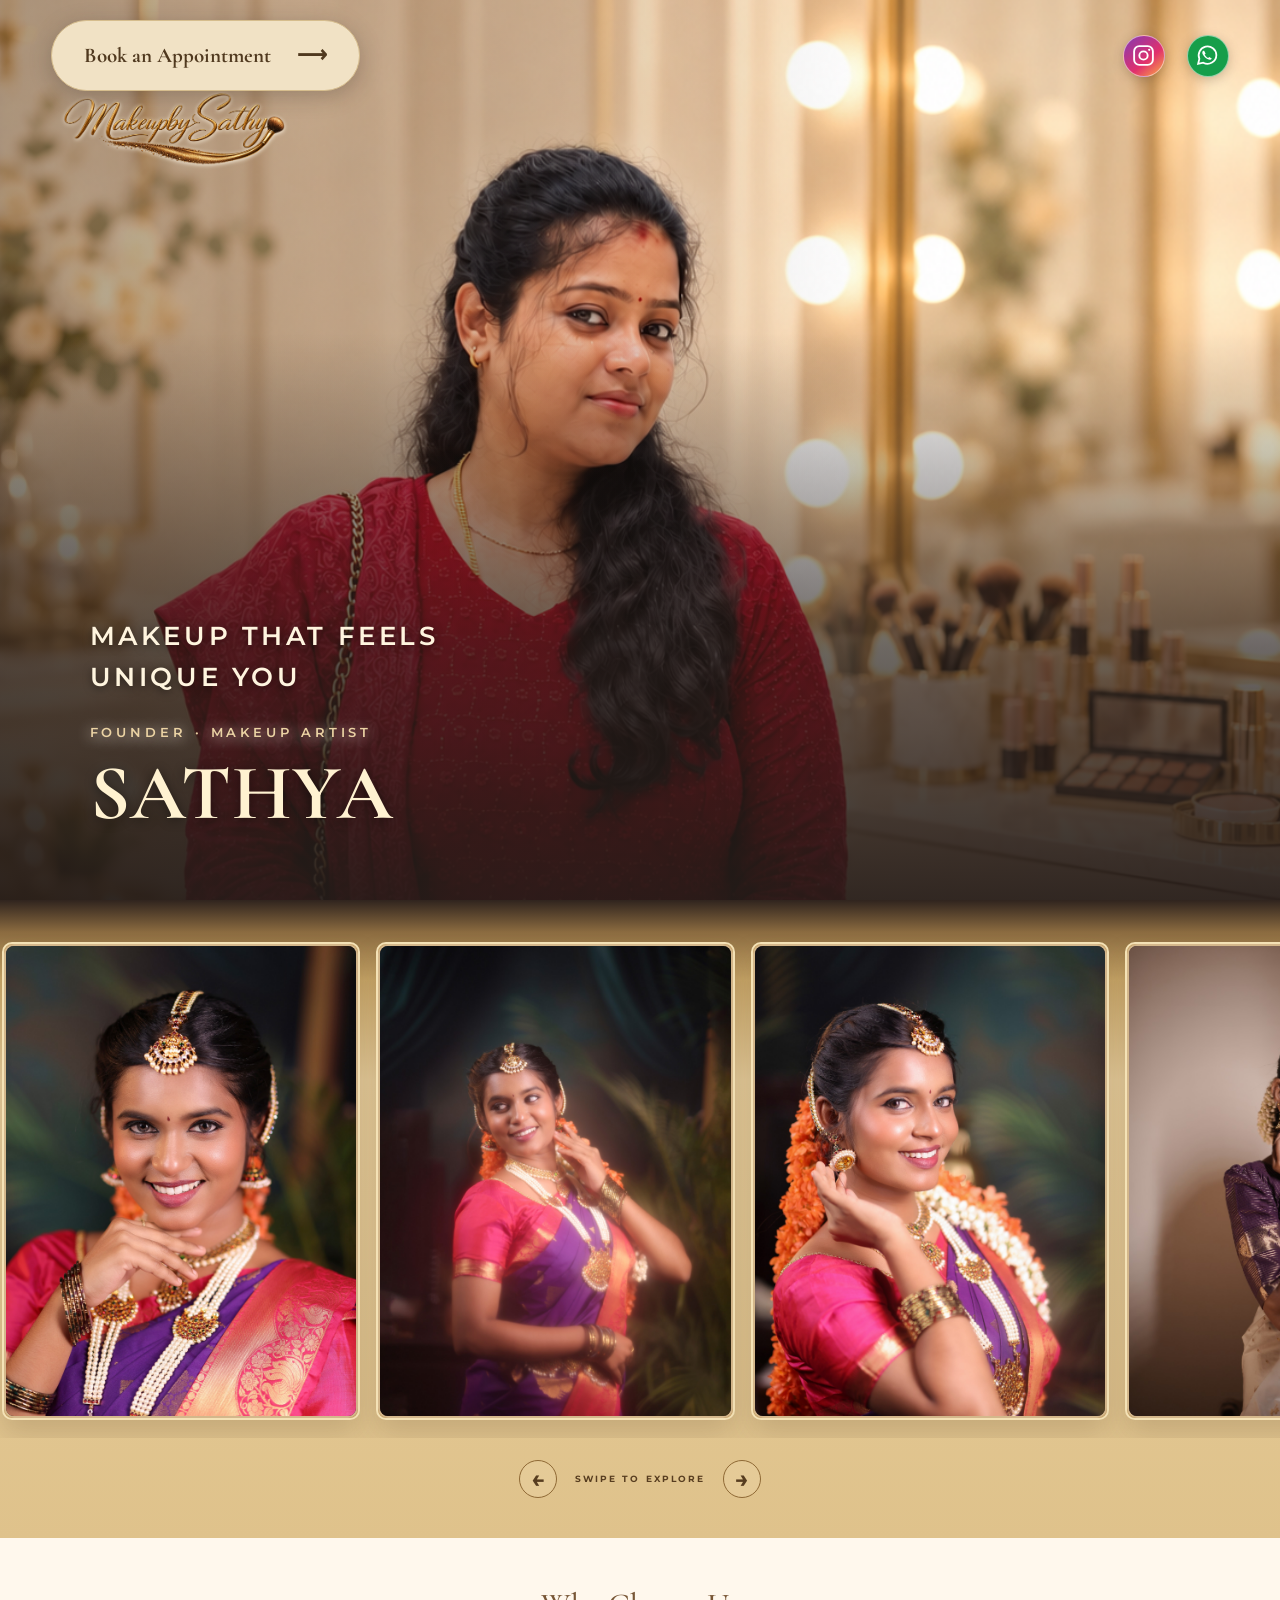
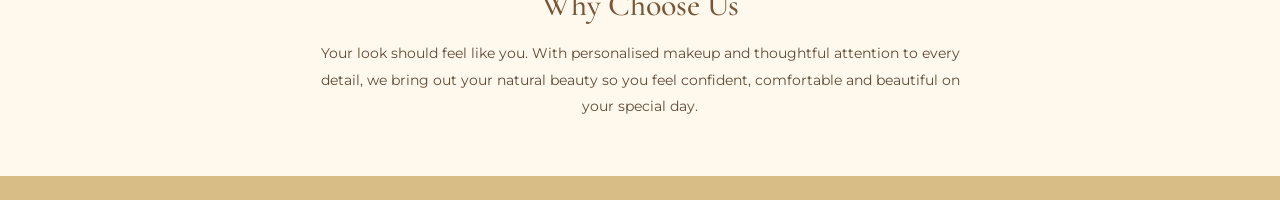
<file: index.html>
<!doctype html><html lang="en"><head><meta charset="utf-8"><meta name="viewport" content="width=device-width,initial-scale=1"><meta name="theme-color" content="#344635"><title>Sathya Bridal Studio | Makeup by Sathy</title><link rel="preconnect" href="https://fonts.googleapis.com"><link rel="preconnect" href="https://fonts.gstatic.com" crossorigin><link href="https://fonts.googleapis.com/css2?family=Cormorant+Garamond:wght@400;500;600&family=Montserrat:wght@400;500;600;700&family=Allura&display=swap" rel="stylesheet"><link rel="stylesheet" href="style.css"></head><body class="home-page">
<main class="home-hero">
<header class="home-header"><div class="header-actions"><a class="header-book" href="booking.html">Book an Appointment <span>⟶</span></a><div class="social-icons header-social"><a href="https://www.instagram.com/makeupbysathy/" target="_blank" rel="noopener noreferrer" aria-label="Instagram"><svg viewBox="0 0 24 24" fill="none" aria-hidden="true"><rect x="3" y="3" width="18" height="18" rx="5" stroke="currentColor" stroke-width="1.8"/><circle cx="12" cy="12" r="4" stroke="currentColor" stroke-width="1.8"/><circle cx="17.5" cy="6.5" r="1.1" fill="currentColor"/></svg></a><a href="https://wa.me/919620815052" target="_blank" rel="noopener noreferrer" aria-label="WhatsApp"><svg viewBox="0 0 24 24" fill="none" aria-hidden="true"><path d="M20.5 11.5a8.5 8.5 0 0 1-12.6 7.4L3 20l1.2-4.8a8.5 8.5 0 1 1 16.3-3.7Z" stroke="currentColor" stroke-width="1.7"/><path d="M8 7.5c-.4 0-1 1-1 1.6 0 2.8 4.4 7 7.3 7 .7 0 1.8-.8 1.8-1.3l-2.5-1.4-.9 1c-1.6-.7-2.8-1.9-3.5-3.4l1-.8L8.8 7.5Z" fill="currentColor"/></svg></a></div></div></header>
<div class="hero-intro"><a class="home-brand-logo" href="index.html" aria-label="Makeup by Sathy home"><img src="assets/brand-logo-clean.png" alt="Makeup by Sathy"></a><section class="hero-copy"><p class="hero-tagline">MAKEUP THAT FEELS<br>UNIQUE YOU</p><p class="founder-role">FOUNDER · MAKEUP ARTIST</p><h1 class="founder-name">SATHYA</h1></section><figure class="owner-portrait"><img src="assets/owner-vanity.png" alt="Sathya, founder of Sathya Bridal Studio"></figure></div><section id="bridalLooks" class="home-gallery" aria-label="Swipe through all Sathya Bridal Studio makeover photos"><div class="mosaic" id="photoCarousel" tabindex="0"><figure class="collage-photo"><img src="assets/look-01.jpg" alt="Sathya makeover portfolio 1" loading="lazy"></figure><figure class="collage-photo"><img src="assets/look-02.jpg" alt="Sathya makeover portfolio 2" loading="lazy"></figure><figure class="collage-photo"><img src="assets/look-03.jpg" alt="Sathya makeover portfolio 3" loading="lazy"></figure><figure class="collage-photo"><img src="assets/look-04.jpg" alt="Sathya makeover portfolio 4" loading="lazy"></figure><figure class="collage-photo"><img src="assets/look-05.jpg" alt="Sathya makeover portfolio 5" loading="lazy"></figure><figure class="collage-photo"><img src="assets/look-06.jpg" alt="Sathya makeover portfolio 6" loading="lazy"></figure><figure class="collage-photo"><img src="assets/look-07.jpg" alt="Sathya makeover portfolio 7" loading="lazy"></figure><figure class="collage-photo"><img src="assets/look-08.jpg" alt="Sathya makeover portfolio 8" loading="lazy"></figure><figure class="collage-photo"><img src="assets/look-09.jpg" alt="Sathya makeover portfolio 9" loading="lazy"></figure><figure class="collage-photo"><img src="assets/look-10.jpg" alt="Sathya makeover portfolio 10" loading="lazy"></figure></div><div class="gallery-navigation"><button id="galleryPrev" type="button" aria-label="Previous bridal look">←</button><span>SWIPE TO EXPLORE</span><button id="galleryNext" type="button" aria-label="Next bridal look">→</button></div></section>
<section class="home-why-choose" aria-labelledby="whyChooseTitle"><h2 id="whyChooseTitle">Why Choose Us</h2><p>Your look should feel like you. With personalised makeup and thoughtful attention to every detail, we bring out your natural beauty so you feel confident, comfortable and beautiful on your special day.</p></section>
</main><script src="gallery.js"></script></body></html>
</file>
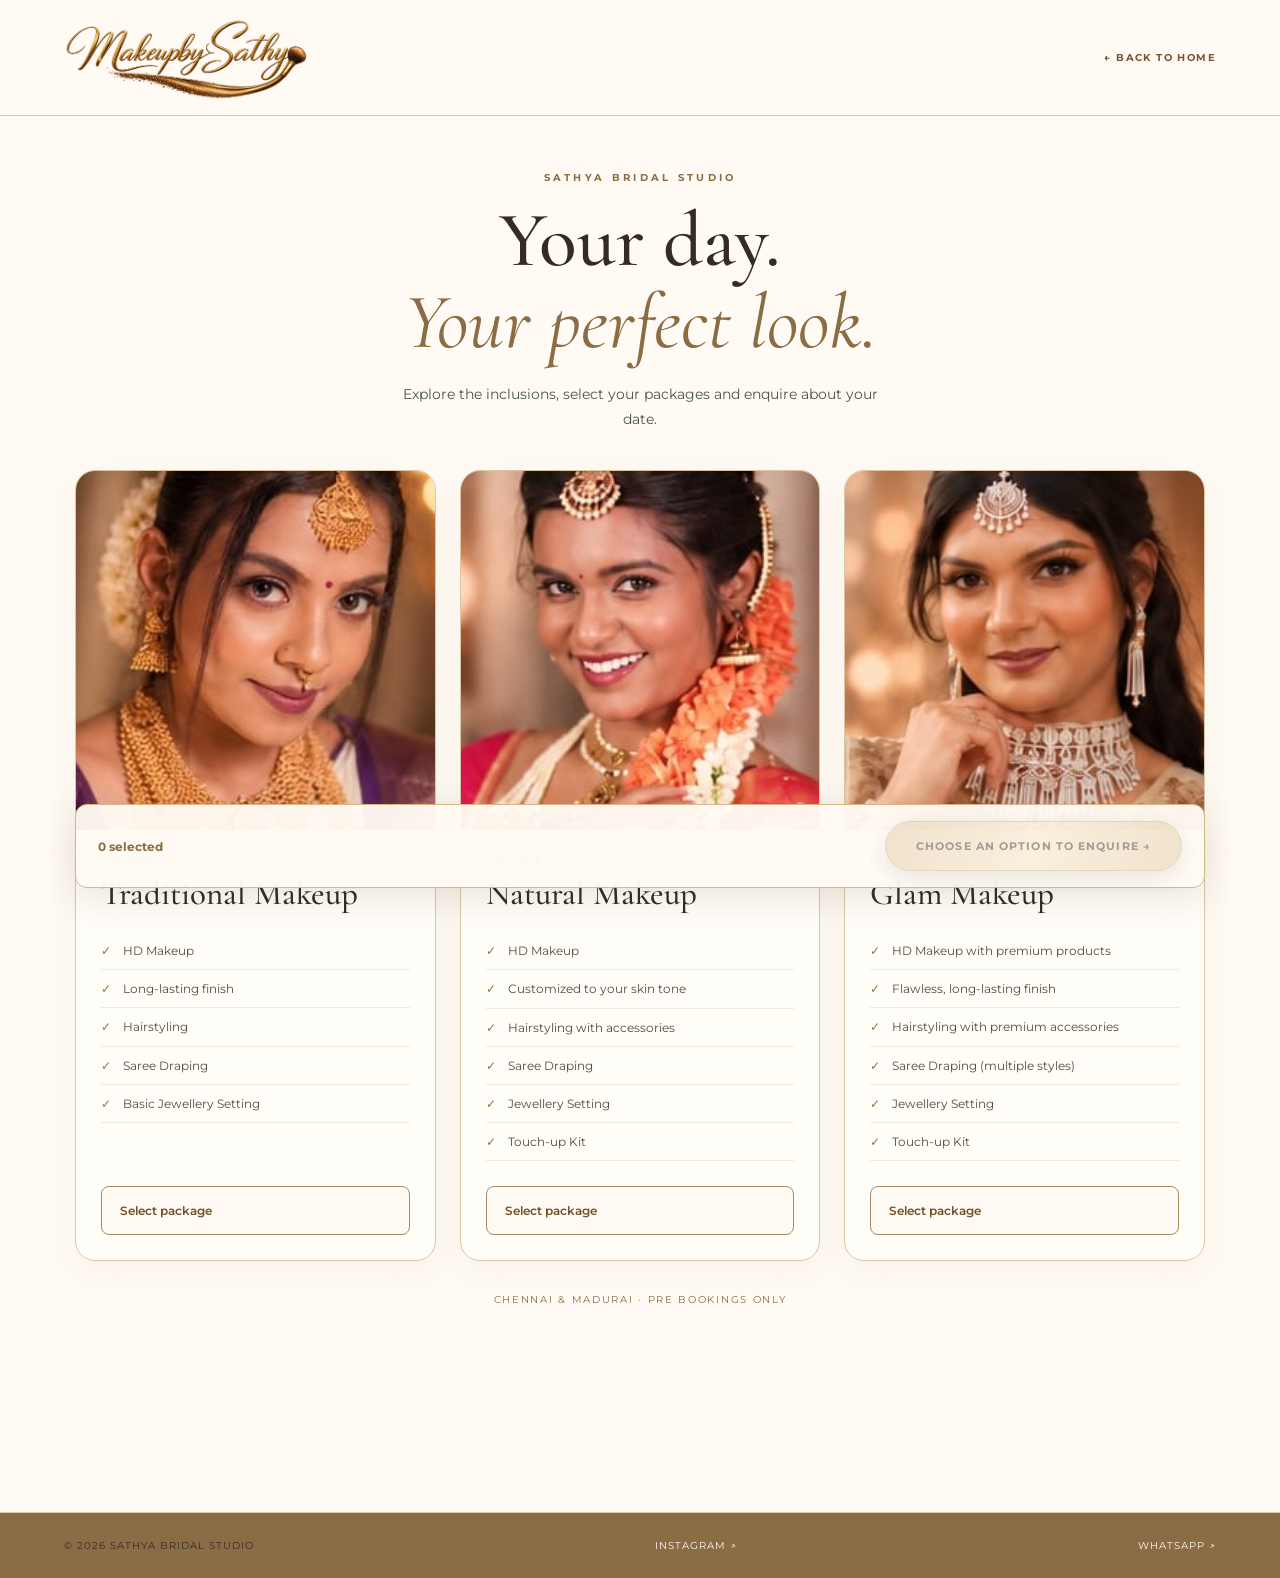
<file: booking.html>
<!doctype html><html lang="en"><head><meta charset="utf-8"><meta name="viewport" content="width=device-width,initial-scale=1"><meta name="theme-color" content="#14110f"><title>Services | Sathya Bridal Studio</title><link rel="preconnect" href="https://fonts.googleapis.com"><link rel="preconnect" href="https://fonts.gstatic.com" crossorigin><link href="https://fonts.googleapis.com/css2?family=Cormorant+Garamond:wght@400;500;600&family=Montserrat:wght@400;500;600;700&display=swap" rel="stylesheet"><link rel="stylesheet" href="style.css"></head><body class="booking-page">
<header class="booking-header"><a href="index.html"><img class="brand-logo" src="assets/brand-logo-clean.png" alt="Sathya Bridal Studio"></a><a href="index.html" class="back-link">← BACK TO HOME</a></header>
<main class="booking-main"><div class="booking-title"><p class="overline">SATHYA BRIDAL STUDIO</p><h1>Your day.<br><em>Your perfect look.</em></h1><p>Explore the inclusions, select your packages and enquire about your date.</p></div>
<section id="servicesPanel" aria-label="Select your makeup packages"><div class="package-grid"><article class="package"><div class="package-image"><img src="assets/package-traditional.jpg" alt="Traditional Makeup"></div><div class="package-content"><p class="package-number">PACKAGE 01</p><h2>Traditional Makeup</h2><ul><li>HD Makeup</li><li>Long-lasting finish</li><li>Hairstyling</li><li>Saree Draping</li><li>Basic Jewellery Setting</li></ul><button type="button" class="package-select" data-service="Traditional Makeup" aria-pressed="false"><span>Select package</span><i aria-hidden="true">✓</i></button></div></article><article class="package"><div class="package-image"><img src="assets/package-natural.jpg" alt="Natural Makeup"></div><div class="package-content"><p class="package-number">PACKAGE 02</p><h2>Natural Makeup</h2><ul><li>HD Makeup</li><li>Customized to your skin tone</li><li>Hairstyling with accessories</li><li>Saree Draping</li><li>Jewellery Setting</li><li>Touch-up Kit</li></ul><button type="button" class="package-select" data-service="Natural Makeup" aria-pressed="false"><span>Select package</span><i aria-hidden="true">✓</i></button></div></article><article class="package"><div class="package-image"><img src="assets/package-glam.jpg" alt="Glam Makeup"></div><div class="package-content"><p class="package-number">PACKAGE 03</p><h2>Glam Makeup</h2><ul><li>HD Makeup with premium products</li><li>Flawless, long-lasting finish</li><li>Hairstyling with premium accessories</li><li>Saree Draping (multiple styles)</li><li>Jewellery Setting</li><li>Touch-up Kit</li></ul><button type="button" class="package-select" data-service="Glam Makeup" aria-pressed="false"><span>Select package</span><i aria-hidden="true">✓</i></button></div></article></div><p class="booking-location">CHENNAI &amp; MADURAI · PRE BOOKINGS ONLY</p></section><div class="selection-bar"><span id="selectionCount">0 selected</span><button id="continueBtn" class="gold-button" type="button" disabled>CHOOSE AN OPTION TO ENQUIRE →</button></div>
<section id="detailsPanel" class="details-panel hidden"><div class="section-heading"><p class="overline">PRIVATE ENQUIRY</p><h2>Tell us about your plans</h2></div><div class="selected-summary"><b>YOUR SELECTION</b><div id="selectedText"></div><button id="changeSelection" type="button">Change selection</button></div><form id="enquiryForm"><label>Your name<input id="name" required autocomplete="name" placeholder="Full name"></label><label>Phone number<input id="phone" type="tel" required inputmode="tel" autocomplete="tel" placeholder="Your number"></label><label>Event date<input id="date" type="date" required></label><label>Event time<input id="time" type="time" required></label><label>Event or enquiry type<select id="eventType"><option value="">Choose one</option><option>Wedding</option><option>Engagement</option><option>Reception</option><option>Party / Occasion</option><option>Bridal Makeup</option><option>Groom Makeup</option><option>Bridesmaid Makeup</option><option>Hairstyling</option><option>Other</option></select></label><label class="full">Location<input id="location" placeholder="City or venue"></label><label class="full">Message<textarea id="message" rows="4" placeholder="Tell us anything we should know..."></textarea></label><div class="form-actions"><button type="button" id="backBtn" class="outline-button">← BACK</button><button type="submit" class="gold-button">SEND ENQUIRY ON WHATSAPP ↗</button></div></form></section>


</main><footer class="booking-footer"><span>© 2026 SATHYA BRIDAL STUDIO</span><a href="https://www.instagram.com/makeupbysathy/" target="_blank" rel="noopener noreferrer">INSTAGRAM ↗</a><a href="https://wa.me/919620815052" target="_blank" rel="noopener noreferrer">WHATSAPP ↗</a></footer><script src="booking.js"></script></body></html>
</file>
<file: style.css>
:root{--bg:#14110f;--panel:#211a17;--line:#78604a;--gold:#e2bb81;--pale:#f2d6ad;--text:#fbf1df;--muted:#c3ad95}*{box-sizing:border-box}html{scroll-behavior:smooth}body{margin:0;background:var(--bg);color:var(--text);font-family:Montserrat,Arial,sans-serif}a{color:inherit;text-decoration:none}button,input,select,textarea{font:inherit}button{cursor:pointer}.hidden{display:none!important}.brand-logo{display:block;width:180px;height:128px;object-fit:contain;object-position:left top}.home-hero{min-height:100svh;position:relative;isolation:isolate;overflow:hidden;background:#17100d}.hero-photo{position:absolute;inset:0;background:url('assets/look-10.jpg') center 28%/cover no-repeat;z-index:-2}.hero-shade{position:absolute;inset:0;z-index:-1;background:linear-gradient(90deg,rgba(13,10,9,.98) 0%,rgba(16,11,9,.83) 27%,rgba(16,11,9,.12) 62%,rgba(12,9,8,.32) 100%),linear-gradient(0deg,rgba(11,8,7,.98) 0%,transparent 48%)}.home-header{padding:25px 5% 0}.home-header .brand-logo{width:195px;height:150px}.hero-copy{margin:36px 0 0 7.5%;position:relative;z-index:1;width:min(580px,50vw)}.overline{font-size:10px;letter-spacing:.33em;font-weight:600;color:var(--gold)}.hero-copy h1{font:500 clamp(100px,16vw,230px)/.75 'Cormorant Garamond',Georgia,serif;letter-spacing:-.07em;margin:20px 0 35px;color:var(--pale)}.hero-copy .star{font-size:.35em;vertical-align:top;margin-left:10px;letter-spacing:0}.hero-sub{font:500 clamp(19px,2vw,27px)/1.15 'Cormorant Garamond',Georgia,serif;letter-spacing:.025em;color:var(--text)}.home-gallery{width:min(1220px,90vw);margin:40px auto 0;position:relative;z-index:1}.mosaic{display:grid;grid-template-columns:1.05fr .92fr 1.25fr .92fr .92fr;grid-template-rows:156px 156px;gap:10px}.mosaic img{width:100%;height:100%;object-fit:cover;border:1px solid rgba(226,187,129,.55);border-radius:10px;min-width:0;background:#4a332a}.mosaic img:nth-child(1){grid-row:span 2}.mosaic img:nth-child(2){grid-column:2;grid-row:1}.mosaic img:nth-child(3){grid-column:3;grid-row:span 2}.mosaic img:nth-child(4){grid-column:4;grid-row:1}.mosaic img:nth-child(5){grid-column:5;grid-row:1}.mosaic img:nth-child(6){grid-column:2;grid-row:2}.mosaic img:nth-child(7){grid-column:4/span 2;grid-row:2}.gallery-more{display:flex;justify-content:space-between;font-size:10px;letter-spacing:.19em;color:var(--gold);margin:12px 0}.hero-bottom{display:flex;align-items:center;justify-content:space-between;gap:20px;width:min(1220px,90vw);margin:24px auto 28px}.instagram-cta{display:flex;align-items:center;gap:15px;font:500 17px 'Cormorant Garamond',Georgia,serif}.insta-icon{font:28px Arial,sans-serif}.book-cta,.gold-button{background:linear-gradient(110deg,#b88654,#f2d4a2,#bb8955);color:#24160f;border:0;border-radius:999px;padding:17px 30px;font:600 14px 'Cormorant Garamond',Georgia,serif;letter-spacing:.02em;min-width:210px;text-align:center}.book-cta span{margin-left:24px}.booking-header{height:118px;border-bottom:1px solid rgba(226,187,129,.3);padding:12px 5%;display:flex;align-items:center;justify-content:space-between}.booking-header .brand-logo{width:152px;height:100px}.back-link{font-size:10px;letter-spacing:.16em;color:var(--gold)}.booking-main{width:min(1130px,92vw);margin:0 auto;padding:55px 0 90px}.booking-title{text-align:center;margin-bottom:42px}.booking-title h1{font:500 clamp(55px,8vw,100px)/.95 'Cormorant Garamond',Georgia,serif;margin:16px}.booking-title h1 em{color:var(--gold);font-weight:400}.booking-title>p:last-child{font-size:13px;color:var(--muted)}.tabs{display:flex;gap:10px;border-bottom:1px solid var(--line);margin-bottom:38px}.tab{border:0;border-bottom:2px solid transparent;background:none;color:var(--muted);padding:16px 23px;font-size:11px;letter-spacing:.18em;font-weight:700}.tab.active{color:var(--gold);border-color:var(--gold)}.section-heading h2{font:500 clamp(43px,6vw,66px)/1 'Cormorant Garamond',Georgia,serif;margin:9px 0 16px}.section-heading>p:last-child{font-size:13px;color:var(--muted)}.service-category{margin:42px 0}.service-category h3,.topic-grid h3{font:500 34px 'Cormorant Garamond',Georgia,serif;color:var(--gold);margin:0 0 17px}.service-grid{display:grid;grid-template-columns:repeat(5,1fr);gap:12px}.service-card{min-width:0;border:1px solid var(--line);border-radius:10px;background:var(--panel);color:var(--text);padding:0;text-align:left;overflow:hidden;position:relative;transition:.2s}.service-card:hover,.service-card.selected,.option-card:hover,.option-card.selected,.class-select.selected{border-color:var(--gold);box-shadow:0 0 0 2px rgba(226,187,129,.2)}.service-card img{width:100%;height:205px;object-fit:cover;display:block}.service-card span{padding:17px;display:flex;flex-direction:column;gap:7px}.service-card b,.option-card b{font:500 22px 'Cormorant Garamond',Georgia,serif}.service-card small,.option-card small{font-size:12px;color:var(--gold)}.service-card i,.option-card i{position:absolute;top:9px;right:9px;background:var(--gold);color:#18110e;border-radius:50%;width:25px;height:25px;display:none;place-items:center;font-style:normal}.selected i{display:grid}.option-grid{display:grid;grid-template-columns:repeat(3,1fr);gap:12px}.option-card{border:1px solid var(--line);background:var(--panel);color:var(--text);border-radius:10px;padding:24px;text-align:left;display:flex;justify-content:space-between;align-items:center;position:relative}.option-card i{top:4px;right:4px}.class-feature{display:grid;grid-template-columns:45% 55%;border:1px solid var(--line);border-radius:12px;overflow:hidden;background:var(--panel);margin-top:25px}.class-feature>img{width:100%;height:450px;object-fit:cover}.class-feature>div{padding:clamp(30px,5vw,65px)}.class-feature h3{font:500 clamp(44px,5vw,70px)/.9 'Cormorant Garamond',Georgia,serif;color:var(--pale);margin:14px 0 24px}.class-feature p:not(.overline){color:var(--muted);font-size:13px;line-height:1.8}.class-fee{display:flex;gap:20px;align-items:center;color:var(--gold);font-size:10px;letter-spacing:.17em;margin:28px 0}.class-fee strong{font:500 30px 'Cormorant Garamond',Georgia,serif;letter-spacing:0;color:var(--text)}.class-select{border:1px solid var(--gold);background:transparent;color:var(--gold);padding:15px 18px;font-size:10px;letter-spacing:.13em}.class-select span{display:none}.class-select.selected span{display:inline}.topic-grid{display:grid;grid-template-columns:1fr 1fr;gap:20px;margin:24px 0}.topic-grid>div{padding:28px;background:var(--panel);border:1px solid var(--line);border-radius:10px}.topic-grid h3{font-size:28px}.topic-grid ul,.terms ul{padding-left:20px;color:var(--muted);font-size:12px;line-height:2}.selection-bar{border-top:1px solid var(--line);padding:25px 0;display:flex;justify-content:space-between;align-items:center;gap:16px;color:var(--gold);font-size:12px}.gold-button{font:700 11px Montserrat,sans-serif;letter-spacing:.1em;border-radius:30px}.gold-button:disabled{opacity:.5;cursor:not-allowed}.details-panel{border-top:1px solid var(--line);padding:48px 0}.selected-summary{background:var(--panel);border:1px solid var(--line);padding:18px;display:flex;align-items:center;gap:18px;margin:20px 0 25px;flex-wrap:wrap}.selected-summary b{color:var(--gold);font-size:10px;letter-spacing:.12em}.selected-summary>div{flex:1;font-size:12px;line-height:1.8}.selected-summary button,.outline-button{border:1px solid var(--gold);background:transparent;color:var(--gold);padding:12px 16px;font-size:11px}form{display:grid;grid-template-columns:1fr 1fr;gap:18px}form label{display:flex;flex-direction:column;gap:9px;font-size:11px;letter-spacing:.06em;color:var(--gold)}form .full,.form-actions{grid-column:1/-1}input,select,textarea{background:#261e1a;border:1px solid var(--line);padding:14px;color:var(--text);width:100%;border-radius:3px;color-scheme:dark}textarea{resize:vertical}.form-actions{display:flex;justify-content:space-between;gap:15px}.terms{margin:30px 0 0;border-top:1px solid var(--line);border-bottom:1px solid var(--line);padding:22px 0}.terms summary{cursor:pointer;display:flex;justify-content:space-between;list-style:none;font:500 26px 'Cormorant Garamond',Georgia,serif}.terms summary span{color:var(--gold)}.terms p{font-size:11px;color:var(--muted)}.booking-footer{border-top:1px solid var(--line);padding:26px 5%;display:flex;justify-content:space-between;gap:15px;color:var(--muted);font-size:10px;letter-spacing:.1em}@media(max-width:850px){.service-grid{grid-template-columns:repeat(3,1fr)}.home-header .brand-logo{width:145px;height:110px}.hero-copy{margin-top:10px}.mosaic{grid-template-rows:120px 120px}.hero-bottom{margin-bottom:22px}}@media(max-width:600px){.home-hero{min-height:100svh}.hero-photo{background-position:61% top}.hero-shade{background:linear-gradient(90deg,rgba(13,10,9,.9),rgba(13,10,9,.25)),linear-gradient(0deg,rgba(11,8,7,.98) 0%,transparent 65%)}.home-header{padding:18px 5% 0}.home-header .brand-logo{width:130px;height:96px}.hero-copy{width:85vw;margin:65px 0 0 6%}.hero-copy h1{font-size:105px}.hero-sub{font-size:19px}.home-gallery{width:95vw;margin-top:50px}.mosaic{display:flex;gap:7px;overflow-x:auto;scroll-snap-type:x mandatory;scrollbar-width:none}.mosaic img,.mosaic img:nth-child(n){flex:0 0 43vw;width:43vw;height:220px;scroll-snap-align:center;border-radius:8px}.gallery-more{font-size:9px}.hero-bottom{width:95vw;flex-direction:column-reverse;align-items:stretch;margin:20px auto 35px}.book-cta{width:100%}.instagram-cta{font-size:15px;justify-content:center}.booking-header{height:95px}.booking-header .brand-logo{width:120px;height:82px}.back-link{font-size:8px}.booking-main{padding-top:35px}.booking-title h1{font-size:62px}.tabs{margin-bottom:25px}.tab{flex:1;padding:13px 8px;font-size:9px}.service-grid{grid-template-columns:repeat(2,1fr);gap:9px}.service-card img{height:160px}.service-card span{padding:12px}.service-card b{font-size:18px}.option-grid{gap:7px}.option-card{padding:17px 10px;display:block}.option-card b{font-size:21px}.option-card small{display:block;margin-top:7px}.class-feature{grid-template-columns:1fr}.class-feature>img{height:300px}.class-feature>div{padding:25px}.topic-grid{grid-template-columns:1fr}.selection-bar,.form-actions{flex-direction:column;align-items:stretch}.selection-bar .gold-button{width:100%}form{grid-template-columns:1fr}.booking-footer{flex-wrap:wrap;line-height:1.8}}

/* Earth palette revision — layout and content remain the same. */
:root{--bg:#fffaf3;--panel:#F0EDE5;--line:#d4b78b;--gold:#a78a62;--pale:#fffaf3;--text:#342b26;--muted:#53604B}
body{background:#fffaf3;color:#342b26}
.home-hero{background:#8b6c44;color:#fffaf3;min-height:100svh}
.hero-shade{background:linear-gradient(90deg,rgba(30,30,28,.97) 0%,rgba(139,108,68,.83) 29%,rgba(139,108,68,.06) 66%,rgba(30,30,28,.24) 100%),linear-gradient(0deg,rgba(30,30,28,.96) 0%,transparent 56%)}
.home-header .brand-logo{width:225px;height:164px;filter:brightness(1.12)}
.hero-copy{margin-top:20px;width:min(670px,58vw)}
.hero-copy .overline{color:#fffaf3;font-size:12px;letter-spacing:.29em;text-shadow:0 2px 10px #342b26}
.hero-copy h1{color:#fffaf3;font-size:clamp(125px,17vw,250px);text-shadow:0 5px 22px rgba(30,30,28,.45)}
.hero-sub{color:#fffaf3;font-size:clamp(23px,2.4vw,33px);text-shadow:0 3px 15px #342b26}
.home-gallery{width:min(1460px,96vw);margin-top:40px}
.mosaic{grid-template-rows:clamp(185px,17vw,245px) clamp(185px,17vw,245px);gap:12px}
.mosaic img{border:2px solid #d4b78b;box-shadow:0 9px 25px rgba(30,30,28,.34)}
.gallery-more{color:#fffaf3;font-size:11px;font-weight:700;text-shadow:0 2px 8px #342b26}
.hero-bottom{width:min(1460px,96vw);margin-top:20px}
.instagram-cta{color:#fffaf3;font-size:21px;text-shadow:0 2px 10px #342b26}
.book-cta,.gold-button{background:#d4b78b;color:#342b26;border:1px solid #fffaf3;box-shadow:0 7px 22px rgba(30,30,28,.2)}
.book-cta{font-size:18px;padding:19px 35px}
.book-cta:hover,.gold-button:hover:not(:disabled){background:#fffaf3;color:#8b6c44}
.booking-page{background:#fffaf3;color:#342b26}
.booking-header{background:#8b6c44;border-bottom-color:#a78a62}
.booking-header .brand-logo{width:172px;height:107px;filter:brightness(1.15)}
.back-link{color:#fffaf3;font-size:11px;font-weight:700}
.booking-title .overline,.section-heading .overline{color:#8b6c44;font-weight:700}
.booking-title h1{color:#342b26}
.booking-title h1 em{color:#8b6c44}
.booking-title>p:last-child,.section-heading>p:last-child{color:#4B5842;font-size:14px}
.tabs{border-color:#d4b78b}
.tab{color:#465641;font-size:12px}
.tab.active{color:#8b6c44;border-color:#8b6c44}
.section-heading h2{color:#342b26}
.service-category h3,.topic-grid h3{color:#8b6c44}
.service-card,.option-card{background:#F3F0E9;color:#342b26;border:1px solid #B1AC99;box-shadow:0 8px 25px rgba(30,30,28,.07)}
.service-card:hover,.service-card.selected,.option-card:hover,.option-card.selected{border-color:#8b6c44;box-shadow:0 0 0 2px rgba(167,138,98,.35)}
.service-card img{height:245px}
.service-card b,.option-card b{font-size:25px;color:#342b26}
.service-card small,.option-card small{color:#8b6c44;font-size:15px;font-weight:700}
.service-card i,.option-card i{background:#8b6c44;color:#fffaf3}
.option-card{min-height:95px;padding:25px}
.class-feature,.topic-grid>div,.selected-summary{background:#F3F0E9;border-color:#B1AC99}
.class-feature h3{color:#8b6c44}
.class-feature p:not(.overline),.topic-grid ul,.terms ul,.terms p{color:#414B3D;font-size:13px}
.class-fee{color:#8b6c44}
.class-fee strong{color:#342b26}
.class-select,.selected-summary button,.outline-button{border-color:#8b6c44;color:#8b6c44;font-weight:700}
.class-select.selected{border-color:#8b6c44;box-shadow:0 0 0 2px rgba(167,138,98,.35)}
.selection-bar,.details-panel,.terms{border-color:#d4b78b}
.selection-bar,.selected-summary b{color:#8b6c44;font-weight:700}
form label{color:#8b6c44;font-size:12px;font-weight:700}
input,select,textarea{background:#FAF8F2;border-color:#AAA995;color:#342b26;color-scheme:light;font-size:14px}
input::placeholder,textarea::placeholder{color:#5A6555;opacity:1}
.terms summary{color:#342b26}
.terms summary span{color:#8b6c44}
.booking-footer{background:#8b6c44;color:#fffaf3;border-color:#a78a62}
@media(max-width:850px){.home-header .brand-logo{width:180px;height:132px}.mosaic{grid-template-rows:180px 180px}.hero-copy{width:72vw}}
@media(max-width:600px){.home-hero{min-height:100svh}.home-header .brand-logo{width:150px;height:110px}.hero-copy{width:88vw;margin:45px 0 0 6%}.hero-copy .overline{font-size:10px}.hero-copy h1{font-size:clamp(110px,28vw,150px)}.hero-sub{font-size:22px}.home-gallery{width:96vw;margin-top:45px}.mosaic{gap:9px}.mosaic img,.mosaic img:nth-child(n){flex:0 0 65vw;width:65vw;height:315px;border-width:2px}.gallery-more{font-size:10px}.hero-bottom{width:96vw}.instagram-cta{font-size:18px}.book-cta{font-size:18px}.booking-header .brand-logo{width:145px;height:90px}.service-card img{height:195px}.service-card b{font-size:21px}.service-card small,.option-card small{font-size:13px}.option-card{padding:18px 10px;min-height:85px}.option-card b{font-size:20px}}

.full-gallery{background:#fffaf3;padding:75px max(3vw,18px) 90px;color:#342b26}.gallery-title{text-align:center;margin-bottom:35px}.gallery-title p{color:#8b6c44;font-size:11px;font-weight:700;letter-spacing:.26em}.gallery-title h2{font:500 clamp(47px,6vw,77px)/1 'Cormorant Garamond',Georgia,serif;margin:12px}.all-looks{max-width:1460px;margin:auto;display:grid;grid-template-columns:repeat(5,1fr);gap:16px}.all-looks figure{min-width:0;margin:0;background:#F4F0E8;border:1px solid #d4b78b}.all-looks img{display:block;width:100%;height:clamp(230px,28vw,390px);object-fit:cover;object-position:center 25%}.all-looks figcaption{padding:13px 16px;color:#8b6c44;font-size:10px;font-weight:700;letter-spacing:.16em}@media(max-width:900px){.all-looks{grid-template-columns:repeat(3,1fr);gap:11px}}@media(max-width:600px){.full-gallery{padding:55px 12px 70px}.all-looks{grid-template-columns:repeat(2,1fr);gap:9px}.all-looks img{height:56vw}.all-looks figcaption{padding:9px;font-size:9px}}

/* One generous swipeable portfolio inside the hero, containing all 17 supplied photos. */
.home-gallery{width:96vw!important;max-width:1500px!important;margin:50px auto 0!important}.home-gallery .mosaic{display:flex!important;grid-template-columns:none!important;grid-template-rows:none!important;gap:14px!important;overflow-x:auto!important;overflow-y:hidden!important;scroll-snap-type:x mandatory;scrollbar-width:none;overscroll-behavior-inline:contain;padding:6px 3px 14px}.home-gallery .mosaic::-webkit-scrollbar{display:none}.home-gallery .mosaic img,.home-gallery .mosaic img:nth-child(n){display:block!important;grid-column:auto!important;grid-row:auto!important;flex:0 0 clamp(260px,27vw,405px)!important;width:clamp(260px,27vw,405px)!important;height:clamp(365px,38vw,540px)!important;object-fit:cover;object-position:center 25%;scroll-snap-align:start;border:2px solid #d4b78b;border-radius:10px}.gallery-navigation{display:flex;align-items:center;justify-content:center;gap:18px;margin:15px auto 0;color:#fffaf3;font-size:12px;letter-spacing:.17em;font-weight:700}.gallery-navigation small{font-size:10px;color:#fffaf3;opacity:.9}.gallery-navigation button{border:1px solid #d4b78b;background:#8b6c44;color:#fffaf3;border-radius:50%;width:40px;height:40px;font-size:21px}.hero-bottom{margin-top:14px!important}@media(max-width:600px){.home-gallery{width:96vw!important;margin-top:45px!important}.home-gallery .mosaic{gap:10px!important}.home-gallery .mosaic img,.home-gallery .mosaic img:nth-child(n){flex-basis:72vw!important;width:72vw!important;height:100vw!important;max-height:490px!important}.gallery-navigation{gap:12px}.gallery-navigation small{font-size:8px}}

/* Requested header and carousel refinements. */
.home-header{display:flex;align-items:flex-start;justify-content:space-between;gap:18px;position:relative;z-index:3}.header-book{display:inline-flex;align-items:center;justify-content:center;gap:26px;background:#d4b78b;color:#342b26;border:1px solid #fffaf3;border-radius:999px;padding:16px 25px;margin-top:15px;font:600 17px 'Cormorant Garamond',Georgia,serif;white-space:nowrap;box-shadow:0 6px 18px rgba(30,30,28,.22)}.header-book:hover{background:#fffaf3}.home-hero .hero-photo{background-position:63% top!important}.hero-bottom{justify-content:flex-start!important;margin-top:10px!important}.instagram-cta{display:inline-flex;align-items:center;gap:12px}.instagram-icon{width:26px;height:26px;flex:0 0 26px;display:block}.gallery-navigation{min-height:32px;margin:12px auto 0!important}.gallery-navigation span{color:#fffaf3;font-size:11px;letter-spacing:.2em;font-weight:700}.home-gallery .mosaic{cursor:grab}.home-gallery .mosaic:active{cursor:grabbing}@media(max-width:600px){.home-header{align-items:center;padding-top:12px}.home-header .brand-logo{width:125px;height:95px}.header-book{font-size:12px;padding:12px 14px;gap:8px;margin:0}.home-hero .hero-photo{background-position:60% top!important}.hero-bottom{flex-direction:row!important;justify-content:flex-start!important;margin:14px auto 28px!important}.instagram-cta{font-size:16px}.instagram-icon{width:23px;height:23px;flex-basis:23px}.gallery-navigation span{font-size:9px}}

/* Bring the bridal portrait's face into the visible hero area. */
.home-hero .hero-photo{background-position:63% 40%!important}
@media(max-width:600px){.home-hero .hero-photo{background-position:60% 38%!important}}

/* Keep the portrait on the right, clear of the left-hand headline. */
.home-hero .hero-photo{left:auto!important;right:0!important;width:58%!important;background-size:cover!important;background-position:center 40%!important}
@media(max-width:850px){.home-hero .hero-photo{right:-15%!important;width:78%!important;background-position:center 37%!important}}
@media(max-width:600px){.home-hero .hero-photo{right:-32%!important;width:100%!important;background-position:center 38%!important}}

/* One continuous photograph across the whole hero: no center seam. */
.home-hero{background:#342b26!important}
.home-hero .hero-photo{inset:0!important;left:0!important;right:0!important;width:100%!important;height:100%!important;background-image:url('assets/look-10.jpg')!important;background-repeat:no-repeat!important;background-size:150% auto!important;background-position:left 38%!important}
.home-hero .hero-shade{background:linear-gradient(90deg,rgba(30,30,28,.87) 0%,rgba(30,30,28,.65) 34%,rgba(30,30,28,.09) 72%,rgba(30,30,28,.16) 100%),linear-gradient(0deg,rgba(30,30,28,.88) 0%,transparent 48%)!important}
@media(max-width:850px){.home-hero .hero-photo{background-size:cover!important;background-position:left 38%!important}}
@media(max-width:600px){.home-hero .hero-photo{background-size:cover!important;background-position:left 36%!important}.home-hero .hero-shade{background:linear-gradient(90deg,rgba(30,30,28,.84),rgba(30,30,28,.28) 73%,rgba(30,30,28,.1)),linear-gradient(0deg,rgba(30,30,28,.84),transparent 58%)!important}}

/* Final five-colour system across both pages. Photographs remain natural. */
:root{--bg:#fffaf3;--panel:#fffaf3;--line:#d4b78b;--gold:#a78a62;--pale:#fffaf3;--text:#342b26;--muted:#8b6c44}
.home-hero .hero-shade{background:linear-gradient(90deg,rgba(30,30,28,.88) 0%,rgba(139,108,68,.67) 38%,rgba(139,108,68,.2) 76%,rgba(30,30,28,.18) 100%),linear-gradient(0deg,rgba(139,108,68,.76),transparent 53%)!important}
.home-hero .hero-photo{filter:saturate(.78)}
.home-header .brand-logo,.booking-header .brand-logo{filter:none!important}
.home-hero .hero-copy .overline,.home-hero .hero-copy h1,.home-hero .hero-sub,.instagram-cta,.gallery-navigation span{color:#fffaf3!important}
.header-book{background:#d4b78b!important;color:#342b26!important;border-color:#fffaf3!important}
.header-book:hover{background:#fffaf3!important}
.home-gallery .mosaic img{border-color:#d4b78b!important}
.instagram-icon{color:#fffaf3!important}
.booking-page{background:#fffaf3!important;color:#342b26!important}
.booking-header,.booking-footer{background:#8b6c44!important;color:#fffaf3!important;border-color:#a78a62!important}
.back-link,.booking-footer a{color:#fffaf3!important}
.booking-title h1,.section-heading h2,.service-card b,.option-card b,.selected-summary,.terms summary{color:#342b26!important}
.booking-title h1 em,.booking-title .overline,.section-heading .overline,.service-category h3,.topic-grid h3,.class-feature h3,.selection-bar,.class-fee,.class-select{color:#8b6c44!important}
.service-card,.option-card,.class-feature,.topic-grid>div,.selected-summary{background:#fffaf3!important;border-color:#d4b78b!important}
.service-card.selected,.option-card.selected,.class-select.selected{border-color:#8b6c44!important}
.service-card small,.option-card small,.class-fee strong{color:#8b6c44!important}
.service-card i,.option-card i{background:#8b6c44!important;color:#fffaf3!important}
.gold-button{background:#d4b78b!important;color:#342b26!important;border-color:#8b6c44!important}
.gold-button:hover:not(:disabled){background:#a78a62!important;color:#fffaf3!important}
.class-select,.outline-button,.selected-summary button{border-color:#8b6c44!important;color:#8b6c44!important;background:transparent!important}
input,select,textarea{background:#fffaf3!important;color:#342b26!important;border-color:#a78a62!important}
input::placeholder,textarea::placeholder{color:#8b6c44!important}
@media(max-width:600px){.home-hero .hero-shade{background:linear-gradient(90deg,rgba(30,30,28,.82),rgba(139,108,68,.3) 78%,rgba(139,108,68,.12)),linear-gradient(0deg,rgba(139,108,68,.7),transparent 58%)!important}}

/* Reference-style portrait collage. Every supplied image remains in this one swipe area. */
.home-gallery{width:min(1500px,95vw)!important;margin:40px auto 0!important}.home-gallery .mosaic{display:flex!important;gap:0!important;overflow-x:auto!important;scroll-snap-type:x mandatory!important;padding:0!important;cursor:grab}.home-gallery .mosaic:active{cursor:grabbing}.gallery-page{flex:0 0 100%;min-width:0;height:520px;display:grid;grid-template-columns:1.05fr .9fr 1.25fr .9fr;grid-template-rows:1fr 1fr;gap:12px;scroll-snap-align:start;padding:0 3px}.gallery-page .collage-photo{min-width:0;min-height:0;margin:0;overflow:hidden;border:2px solid #d4b78b;border-radius:12px;background:#8b6c44;box-shadow:0 14px 27px rgba(30,30,28,.28)}.gallery-page .collage-photo:nth-child(1){grid-column:1;grid-row:1/span 2}.gallery-page .collage-photo:nth-child(2){grid-column:2;grid-row:1}.gallery-page .collage-photo:nth-child(3){grid-column:2;grid-row:2}.gallery-page .collage-photo:nth-child(4){grid-column:3;grid-row:1/span 2}.gallery-page .collage-photo:nth-child(5){grid-column:4;grid-row:1}.gallery-page .collage-photo:nth-child(6){grid-column:4;grid-row:2}.gallery-page:last-child .collage-photo:nth-child(5){grid-column:4;grid-row:1/span 2}.home-gallery .gallery-page img,.home-gallery .gallery-page img:nth-child(n){display:block!important;width:100%!important;height:100%!important;max-height:none!important;object-fit:cover!important;object-position:center 20%!important;border:0!important;border-radius:0!important;box-shadow:none!important}.gallery-navigation{margin:15px auto 0!important}.hero-bottom{margin-top:20px!important}@media(max-width:850px){.gallery-page{height:390px;gap:8px}}@media(max-width:600px){.home-gallery{width:96vw!important;margin-top:38px!important}.home-gallery .mosaic{gap:10px!important;padding:0 5px 5px!important;scroll-snap-type:x mandatory!important}.gallery-page{display:contents!important}.gallery-page .collage-photo,.gallery-page:last-child .collage-photo:nth-child(5){flex:0 0 72vw!important;width:72vw!important;height:92vw!important;max-height:490px!important;scroll-snap-align:center;border-radius:10px}.home-gallery .gallery-page img,.home-gallery .gallery-page img:nth-child(n){width:100%!important;height:100%!important;object-position:center 16%!important}}

/* Phone layout: keep the portrait's face visible, then show large swipeable looks. */
@media (max-width: 600px) {
  html, body { width: 100%; overflow-x: hidden; }
  .home-hero { min-height: 100svh; background: #8b6c44 !important; padding-bottom: 22px; }
  .home-hero .hero-photo {
    top: 0 !important; bottom: auto !important; height: 690px !important;
    background-size: auto 690px !important; background-position: center top !important;
    mask-image: linear-gradient(to bottom, #000 0%, #000 64%, transparent 100%);
    -webkit-mask-image: linear-gradient(to bottom, #000 0%, #000 64%, transparent 100%);
  }
  .home-hero .hero-shade {
    top: 0; bottom: auto; height: 690px;
    background: linear-gradient(to bottom, rgba(30,30,28,.4), transparent 36%, rgba(139,108,68,.14) 54%, #8b6c44 100%) !important;
  }
  .home-header { padding: 12px 4% 0; align-items: flex-start; gap: 8px; }
  .home-header .brand-logo { width: clamp(94px, 27vw, 120px); height: auto; max-height: 88px; }
  .header-book { padding: 11px 12px; min-height: 42px; max-width: 58vw; font-size: clamp(11px, 3.25vw, 14px); white-space: normal; text-align: center; line-height: 1.1; }
  .header-book span { display: none; }
  .hero-copy { width: 90%; margin: clamp(275px, 82vw, 335px) 5% 0; }
  .hero-copy .overline { font-size: clamp(10px, 2.8vw, 12px); letter-spacing: .18em; margin: 0; }
  .hero-copy h1 { font-size: clamp(82px, 24vw, 108px); line-height: .78; margin: 13px 0 18px; }
  .hero-copy .star { margin-left: 4px; }
  .hero-sub { font-size: clamp(18px, 5.3vw, 23px); line-height: 1.1; margin: 0; }
  .home-gallery { width: 100% !important; margin: 32px auto 0 !important; }
  .home-gallery .mosaic { gap: 10px !important; padding: 0 5vw 8px !important; scroll-padding-inline: 5vw; }
  .gallery-page { display: contents !important; }
  .gallery-page .collage-photo, .gallery-page:last-child .collage-photo:nth-child(5) {
    flex: 0 0 82vw !important; width: 82vw !important;
    height: min(112vw, 510px) !important; max-height: none !important;
    scroll-snap-align: center; border-radius: 11px;
  }
  .home-gallery .gallery-page img, .home-gallery .gallery-page img:nth-child(n) { object-position: center 18% !important; }
  .gallery-navigation { margin: 12px auto 0 !important; text-align: center; }
  .gallery-navigation span { font-size: 10px; letter-spacing: .15em; }
  .hero-bottom { width: 90vw; margin: 18px auto 12px !important; }
  .instagram-cta { font-size: clamp(15px, 4.3vw, 18px); gap: 9px; }
  .booking-header { padding-inline: 4%; }
  .booking-header .brand-logo { width: 112px; height: auto; max-height: 78px; }
  .booking-main { width: 91vw; }
  .booking-title h1 { font-size: clamp(49px, 14vw, 62px); margin-inline: 0; }
  .option-grid { grid-template-columns: repeat(3, minmax(0,1fr)); }
  .option-card { min-width: 0; padding: 14px 9px; }
  .option-card b { font-size: clamp(18px, 5vw, 22px); }
  .option-card small { overflow-wrap: anywhere; }
  .booking-footer { gap: 10px 18px; }
}
@media (max-width: 350px) {
  .hero-copy { margin-top: 255px; }
  .header-book { padding: 9px; }
  .service-card img { height: 150px; }
  .service-card b { font-size: 18px; }
}

/* Complete class details from the supplied course poster. */
.class-feature>img.course-poster{width:100%;height:auto;align-self:start;object-fit:contain;display:block}
.course-details{grid-template-columns:repeat(2,minmax(0,1fr));align-items:start;gap:20px}
.course-details .course-detail:last-child{grid-column:1/-1}
.course-detail{min-width:0;padding:26px;border:1px solid var(--line);border-radius:12px}
.course-detail h3{margin:0 0 18px;font:600 32px/1.15 'Cormorant Garamond',Georgia,serif}
.course-detail ul{margin:0;padding-left:22px;line-height:1.85}
.course-detail li{padding:3px 0;overflow-wrap:anywhere}
.course-detail:last-child ul{columns:2;column-gap:40px}
.course-detail li{break-inside:avoid}
.class-feature .course-offer{display:inline-block;padding:10px 16px;border:1px solid #AD854A;border-radius:6px;color:#8b6c44!important;font-weight:700!important}
.class-feature .course-seats{font-weight:700;color:#8b6c44!important}
.course-contact{margin:26px 0;padding:22px;border-top:1px solid #d4b78b;line-height:1.7}
.course-contact h3{margin:0 0 8px;font:600 28px 'Cormorant Garamond',Georgia,serif}
.course-contact a{font-weight:700;text-decoration:underline;text-underline-offset:4px}
@media(max-width:600px){.course-details{grid-template-columns:minmax(0,1fr)}.course-detail{padding:22px 18px}.course-detail:last-child ul{columns:1}.class-feature>img.course-poster{height:auto}.course-detail h3{font-size:29px}.course-contact{padding:20px 8px}.tab{letter-spacing:.08em}}

/* Class photograph will be supplied separately. */
.class-feature{grid-template-columns:minmax(0,1fr)}

.class-feature{grid-template-columns:minmax(0,1fr) minmax(0,1fr);align-items:center}
.class-feature>img.class-saree-photo{display:block;width:100%;height:auto;object-fit:contain;align-self:start}
@media(max-width:600px){.class-feature{grid-template-columns:minmax(0,1fr)}.class-feature>img.class-saree-photo{height:auto}}

/* Priya portrait and service details */
.home-hero .hero-photo{background-image:url('assets/founder.jpg')!important;background-size:auto 850px!important;background-position:right top!important;filter:none}
.home-header .brand-logo{width:150px;height:150px;object-fit:contain;background:#080808;border-radius:12px}
.founder-label{max-width:440px;font-size:11px;line-height:1.7;letter-spacing:.12em;color:#fffaf3}
.story-section{width:min(1100px,90vw);margin:0 auto;padding:64px 0;border-bottom:1px solid var(--line)}
.story-section h2,.payment-info h2{font:500 clamp(34px,5vw,54px)/1.1 'Cormorant Garamond',Georgia,serif}
.story-section p,.package-note p,.payment-info p,.terms{line-height:1.8}.brands{line-height:2.2!important}.values{color:var(--gold)}
.inline-cta{display:inline-block;margin-top:22px}.hero-bottom{flex-wrap:wrap;gap:24px}
.package-note{margin:22px 0 34px;padding:22px;border:1px solid var(--line);border-radius:12px}
.team-section{margin-top:56px;padding-top:36px;border-top:1px solid var(--line)}
.service-grid{grid-template-columns:repeat(2,minmax(0,1fr))}.option-grid{grid-template-columns:repeat(2,minmax(0,1fr))}
.service-card small{white-space:normal}.service-card b{font-size:26px}.option-card{position:relative}.option-card b{font-size:24px}
.payment-info{margin-top:40px;padding:28px;border:1px solid var(--line);border-radius:16px}.advance-amount{font-size:24px;color:var(--gold);font-weight:700}
.payment-grid{display:grid;grid-template-columns:1fr 1fr;gap:28px}.payment-grid p{overflow-wrap:anywhere}.terms li{margin-bottom:12px}
@media(min-width:601px){.hero-copy{min-height:350px;width:50%;margin-top:35px}.hero-copy h1{font-size:clamp(110px,14vw,210px)}}
@media(max-width:600px){.home-header .brand-logo{width:92px;height:92px}.home-hero .hero-photo{top:115px!important;height:450px!important;background-size:auto 450px!important;background-position:center top!important;mask-image:linear-gradient(#000 65%,transparent);-webkit-mask-image:linear-gradient(#000 65%,transparent)}.home-hero .hero-shade{height:600px!important;background:linear-gradient(0deg,#8b6c44 0%,transparent 55%)!important}.hero-copy{margin-top:430px!important}.hero-copy h1{font-size:90px}.founder-label{font-size:10px}.story-section{padding:38px 0}.service-card b{font-size:22px}.service-card img{height:260px}.option-card b{font-size:21px}.payment-grid{grid-template-columns:1fr;gap:12px}.payment-info{padding:20px}.hero-bottom{gap:16px}}
@media(max-width:380px){.service-grid{grid-template-columns:1fr}.service-card img{height:340px}.option-grid{grid-template-columns:1fr}}

/* Ivory and gold: fitted founder portrait, transparent logo. */
:root{--bg:#fffaf3;--panel:#ffffff;--line:#dfcdb3;--gold:#8b6c44;--pale:#342b26;--text:#342b26;--muted:#75685e}
body,.booking-page{background:#fffaf3!important;color:#342b26!important}
.home-hero{background:#fffaf3!important;min-height:0!important;padding-bottom:30px!important}
.home-header{align-items:center!important;padding:18px 5%!important;min-height:120px}
.brand-logo,.home-header .brand-logo,.booking-header .brand-logo{background:transparent!important;border-radius:0!important;object-fit:contain!important;object-position:center!important;width:145px!important;height:110px!important;max-height:none!important}
.header-book,.gold-button,.book-cta{background:linear-gradient(110deg,#dfc69f,#f4e2c3,#dfc69f)!important;color:#342b26!important;border:1px solid #c8a878!important}
.hero-intro{width:min(1300px,90vw);margin:10px auto 36px;display:grid;grid-template-columns:1fr 1fr;align-items:center;gap:6vw}
.hero-intro .hero-copy{width:100%!important;margin:0!important;min-height:0!important}
.home-hero .hero-copy h1,.home-hero .hero-sub,.home-hero .hero-copy .overline,.founder-label,.instagram-cta,.gallery-navigation span{color:#342b26!important}
.hero-intro .hero-copy h1{font-size:clamp(110px,13vw,190px)!important;line-height:.85!important}
.hero-intro .hero-copy .overline{color:#8b6c44!important}
.owner-portrait{margin:0;width:100%;height:600px;border-radius:160px 160px 16px 16px;overflow:hidden;background:#f2e5d6;box-shadow:0 18px 50px #8b6c441a}
.owner-portrait img{display:block;width:100%;height:100%;object-fit:contain;object-position:center center}
.home-gallery{margin-top:24px!important}.collage-photo{background:#f2e5d6!important;border-color:#d4b78b!important}
.story-section,.booking-header,.booking-footer,.payment-info,.package-note,.team-section,.terms{border-color:#dfcdb3!important}
.service-card,.option-card,.details-panel,.selected-summary,.payment-info,.package-note,.terms{background:#fff!important;color:#342b26!important}
input,select,textarea{background:#fffaf3!important;color:#342b26!important;border-color:#d4b78b!important}
.service-card.selected,.option-card.selected{background:#f4e8d6!important;border-color:#8b6c44!important}
.service-card i,.option-card i{background:#8b6c44!important;color:#fff!important}
.story-section p,.booking-title p,.section-heading p{color:#75685e}.brands,.values{color:#8b6c44!important}
.booking-footer{color:#342b26!important}
@media(max-width:850px){.owner-portrait{height:480px}.hero-intro{gap:4vw}.hero-intro .hero-copy h1{font-size:110px!important}}
@media(max-width:600px){
.home-header{padding:14px 5%!important;min-height:104px}.home-header .brand-logo,.booking-header .brand-logo{width:105px!important;height:85px!important}
.hero-intro{display:flex;flex-direction:column;gap:25px;margin:8px auto 26px;width:90vw}
.owner-portrait{order:0;height:auto;max-height:none;border-radius:110px 110px 14px 14px;width:min(100%,380px)}
.owner-portrait img{width:100%;height:auto;object-fit:contain}
.hero-intro .hero-copy{order:1;margin:0!important;width:100%!important}
.hero-intro .hero-copy h1{font-size:95px!important;margin:15px 0 22px!important}
.founder-label{font-size:10px;line-height:1.8}.hero-sub{font-size:22px!important}
.home-gallery{margin-top:25px!important}.hero-bottom{align-items:flex-start!important;justify-content:flex-start!important}
}

/* Reference-inspired full-width editorial landing page. */
.home-hero{position:relative;padding-bottom:32px!important;background:linear-gradient(135deg,#fffaf3,#f5e9db)!important}
.home-header{position:absolute!important;inset:0 0 auto;z-index:5;align-items:flex-start!important;padding:25px 6%!important}
.home-header .brand-logo{width:160px!important;height:135px!important}
.header-book{margin-top:12px!important;background:linear-gradient(120deg,#98723a,#be9554)!important;color:#fffaf3!important;border-color:#e5c99d!important}
.hero-intro{position:relative;isolation:isolate;display:block!important;width:100%!important;min-height:790px;margin:0!important;overflow:hidden}
.owner-portrait{position:absolute!important;inset:0 0 0 auto!important;width:60%!important;height:100%!important;max-height:none!important;border-radius:0!important;box-shadow:none!important;background:transparent!important;z-index:-2}
.owner-portrait img{width:100%!important;height:100%!important;object-fit:cover!important;object-position:center 20%!important}
.hero-intro:after{content:"";position:absolute;inset:0;z-index:-1;background:linear-gradient(90deg,#fffaf3 0%,#fffaf3 30%,#fffaf3ed 39%,#fffaf300 63%),linear-gradient(0deg,#f8eee2 0%,transparent 20%)}
.hero-intro .hero-copy{position:relative!important;margin:0!important;padding:220px 0 70px 7.5%;width:48%!important;min-height:0}
.home-hero .hero-copy .overline{font-size:11px!important;letter-spacing:.24em!important}
.hero-intro .hero-copy h1{font:500 clamp(70px,8.3vw,128px)/.95 'Cormorant Garamond',Georgia,serif!important;letter-spacing:-.055em!important;margin:14px 0 0!important;color:#8c672e!important}
.detail-line{display:flex;align-items:flex-start;gap:10px;color:#8c672e}.detail-line>span{font:400 32px 'Cormorant Garamond',Georgia,serif;padding-top:28px}
.detail-line em{font:400 clamp(74px,8vw,118px)/.77 Allura,'Brush Script MT',cursive;display:block;transform:rotate(-7deg);margin:4px 0 27px}
.home-hero .hero-sub{font:500 11px/1.9 Montserrat,Arial,sans-serif!important;letter-spacing:.32em!important;text-align:center;max-width:350px;margin-top:32px;color:#756044!important}
.founder-label{font-size:9px!important;letter-spacing:.15em;max-width:350px;text-align:center;color:#756044!important;margin:18px 0}
.scroll-cue{display:block;text-align:center;font-size:8px;letter-spacing:.23em;line-height:2.3;max-width:350px;color:#8c672e}.scroll-cue span{display:block;width:1px;height:36px;background:#b9945d;margin:20px auto 12px}
.portfolio-title{position:relative;text-align:center;margin-top:-38px;padding:48px 15px 34px;background:#fffaf3;border-radius:50% 50% 0 0/50px 50px 0 0;z-index:2}
.portfolio-title p{font-size:10px;letter-spacing:.42em;color:#9d7e53;margin:8px}.portfolio-title h2{font:500 clamp(36px,5.5vw,65px)/1.1 'Cormorant Garamond',Georgia,serif;margin:9px}.portfolio-title h2 em{font:400 1.25em Allura,cursive;color:#916b33;margin-right:10px}
.portfolio-title>span{display:block;width:230px;height:1px;background:#b58b4b;margin:14px auto 0}
.home-gallery{width:100%!important;margin:0 auto!important;background:#fffaf3;padding-bottom:16px}
.home-gallery .mosaic{padding:18px 5vw 25px!important;gap:16px!important;scroll-padding-inline:5vw}
.gallery-page{display:contents!important}
.gallery-page .collage-photo,.gallery-page:last-child .collage-photo:nth-child(5){flex:0 0 230px!important;width:230px!important;height:360px!important;scroll-snap-align:center;border:1px solid #dbc7ad!important;border-radius:8px!important;box-shadow:0 14px 25px #8b6c4420!important;transform:perspective(900px) rotateY(5deg)}
.gallery-page .collage-photo:nth-child(3n+1){height:410px!important;transform:translateY(-12px)}
.home-gallery .gallery-page img{object-position:center 18%!important}
.gallery-navigation{display:flex;justify-content:center;align-items:center;gap:35px;margin:12px auto!important}.gallery-navigation button{border:1px solid #b58b4b;background:transparent;border-radius:50%;width:38px;height:38px;font-size:23px;color:#916b33}.gallery-navigation span{font-size:9px!important;letter-spacing:.23em;color:#916b33!important}
.hero-bottom{background:#fffaf3;margin:0 auto!important;padding:16px 0!important}
@media(max-width:850px){.hero-intro{min-height:710px}.hero-intro .hero-copy{padding-top:195px;width:52%!important}.hero-intro .hero-copy h1{font-size:86px!important}.detail-line em{font-size:85px}.owner-portrait{width:64%!important}}
@media(max-width:600px){
.home-header{padding:14px 5%!important}.home-header .brand-logo{width:105px!important;height:90px!important}.header-book{font-size:11px!important;margin-top:9px!important;padding:12px!important;max-width:52vw}
.hero-intro{min-height:810px;margin:0!important;display:block!important}
.owner-portrait{top:110px!important;bottom:auto!important;width:100%!important;height:460px!important;max-height:none!important}
.owner-portrait img{object-fit:cover!important;object-position:center 17%!important;height:100%!important}
.hero-intro:after{background:linear-gradient(0deg,#fffaf3 0%,#fffaf3 22%,#fffaf3e8 34%,transparent 64%),linear-gradient(180deg,#fffaf3 0%,transparent 23%)}
.hero-intro .hero-copy{padding:460px 6% 35px!important;width:100%!important;text-align:center}
.hero-intro .hero-copy h1{font-size:80px!important;margin:10px 0 0!important}.hero-intro .overline{font-size:9px!important}
.detail-line{justify-content:center}.detail-line>span{font-size:26px;padding-top:20px}.detail-line em{font-size:82px;line-height:.72;margin-bottom:18px}
.home-hero .hero-sub{margin:18px auto 0!important;font-size:9px!important}.founder-label{margin:14px auto!important;font-size:8px!important}
.scroll-cue{display:none}.portfolio-title{margin-top:-12px;padding-top:30px;border-radius:50% 50% 0 0/25px 25px 0 0}.portfolio-title h2{font-size:40px}.portfolio-title p{font-size:8px}
.gallery-page .collage-photo,.gallery-page:last-child .collage-photo:nth-child(5){flex:0 0 61vw!important;width:61vw!important;height:82vw!important;max-height:380px!important}.gallery-page .collage-photo:nth-child(3n+1){height:89vw!important;max-height:420px!important}
.home-gallery .mosaic{padding:20px 5vw 28px!important;gap:12px!important}.hero-bottom{flex-wrap:wrap!important}
}

/* Seamless portrait, clear typography, equal photo dimensions. */
.owner-portrait{overflow:visible!important;background:transparent!important;border:0!important;box-shadow:none!important}
.owner-portrait img{mask-image:linear-gradient(90deg,transparent 0%,#000 22%,#000 100%);-webkit-mask-image:linear-gradient(90deg,transparent 0%,#000 22%,#000 100%)}
.hero-intro:after{background:linear-gradient(90deg,#fffaf3 0%,#fffaf3 33%,#fffaf3cc 43%,transparent 65%),linear-gradient(0deg,#fffaf3 0%,#fffaf300 30%)!important}
.hero-intro .hero-copy{width:49%!important;padding-top:230px!important}
.hero-intro .hero-copy h1{font-family:Georgia,'Times New Roman',serif!important;font-weight:400!important;font-size:clamp(65px,7.6vw,116px)!important;letter-spacing:-.045em!important;color:#6d4d25!important}
.detail-line{display:block!important;margin:17px 0 24px;max-width:470px}.detail-line>span{font:500 18px/1.5 Montserrat,Arial,sans-serif!important;padding:0!important;letter-spacing:.12em}
.detail-line em{font:500 clamp(38px,5vw,68px)/1.12 'Cormorant Garamond',Georgia,serif!important;transform:none!important;margin:5px 0!important;color:#6d4d25}
.home-hero .hero-sub{font-size:13px!important;letter-spacing:.16em!important;line-height:1.9!important;text-align:left!important;color:#513f2e!important;font-weight:600!important}
.founder-label{font-size:11px!important;line-height:1.8!important;text-align:left!important;color:#513f2e!important}
.home-hero .hero-copy .overline{color:#6d4d25!important;font-weight:700!important;letter-spacing:.16em!important}
.scroll-cue{max-width:270px}
.home-gallery .gallery-page .collage-photo,.home-gallery .gallery-page .collage-photo:nth-child(n),.home-gallery .gallery-page:last-child .collage-photo:nth-child(5){flex:0 0 300px!important;width:300px!important;height:450px!important;max-height:none!important;transform:none!important;align-self:stretch!important}
.home-gallery .mosaic{align-items:stretch!important;gap:18px!important;padding-top:12px!important}
.gallery-page .collage-photo img{object-fit:cover!important;object-position:center 12%!important}
.why-choose{width:min(1100px,90vw);margin:25px auto 55px;border:1px solid #d4b78b;border-radius:15px;background:#fffaf3}
.why-choose>summary{display:flex;align-items:center;justify-content:space-between;gap:20px;padding:28px;cursor:pointer;list-style:none;font:500 clamp(26px,4vw,40px)/1.25 'Cormorant Garamond',Georgia,serif;color:#6d4d25}
.why-choose>summary::-webkit-details-marker{display:none}
.why-choose summary small{display:block;font:600 9px/2 Montserrat,Arial,sans-serif;letter-spacing:.16em;margin-bottom:8px}
.expand-icon{font:400 32px Arial,sans-serif;transition:transform .2s}.why-choose[open] .expand-icon{transform:rotate(45deg)}
.why-content{padding:0 28px 24px}.why-content .story-section{width:100%!important;padding:32px 0!important}.why-content .story-section:last-child{border:0}
.service-card{padding:0!important;overflow:hidden;display:block!important;text-align:left!important}
.service-card img{display:block!important;width:100%!important;height:340px!important;object-fit:cover!important;object-position:center 15%!important}
.service-card span{display:block;padding:20px!important}.service-card b{font-size:27px!important;line-height:1.2!important}.service-card small{display:block;margin-top:9px}
@media(max-width:850px){.hero-intro .hero-copy{padding-top:210px!important}.service-card img{height:300px!important}}
@media(max-width:600px){
.owner-portrait img{mask-image:linear-gradient(180deg,transparent 0%,#000 9%,#000 70%,transparent 100%);-webkit-mask-image:linear-gradient(180deg,transparent 0%,#000 9%,#000 70%,transparent 100%)}
.owner-portrait{top:100px!important;height:470px!important}
.hero-intro:after{background:linear-gradient(0deg,#fffaf3 0%,#fffaf3 22%,#fffaf3ce 38%,transparent 62%)!important}
.hero-intro .hero-copy{padding:490px 6% 32px!important;width:100%!important;text-align:center!important}
.hero-intro .hero-copy h1{font-size:70px!important}.detail-line{margin:14px auto!important}.detail-line>span{font-size:14px!important}.detail-line em{font-size:44px!important}
.home-hero .hero-sub{font-size:11px!important;text-align:center!important;margin:17px auto!important}.founder-label{text-align:center!important;font-size:10px!important}
.home-gallery .gallery-page .collage-photo,.home-gallery .gallery-page .collage-photo:nth-child(n),.home-gallery .gallery-page:last-child .collage-photo:nth-child(5){flex:0 0 82vw!important;width:82vw!important;height:112vw!important;max-height:560px!important}
.service-card img{height:260px!important}.service-card b{font-size:23px!important}.service-card span{padding:14px!important}
.why-choose>summary{padding:22px 18px}.why-content{padding:0 18px 20px}
}
@media(max-width:380px){.service-card img{height:360px!important}}
/* Large founder image extends through the hero to the portfolio edge. */
.hero-intro{min-height:900px!important}
.owner-portrait{inset:0!important;width:100%!important;height:100%!important;overflow:hidden!important;z-index:-2!important}
.owner-portrait img{width:100%!important;height:100%!important;object-fit:cover!important;object-position:center 25%!important;mask-image:none!important;-webkit-mask-image:none!important}
.hero-intro:after{background:linear-gradient(90deg,#fffaf3f7 0%,#fffaf3dc 23%,#fffaf393 40%,#fffaf300 62%),linear-gradient(0deg,#fffaf3 0%,#fffaf300 14%)!important}
.home-header .brand-logo{width:190px!important;height:160px!important}
.hero-intro .hero-copy{padding-top:260px!important;padding-bottom:95px!important;width:47%!important}
.home-hero .hero-copy .overline,.home-hero .hero-sub,.founder-label{text-shadow:0 1px 8px #fffaf3}
.portfolio-title{margin-top:-40px!important}
@media(min-width:1200px){.owner-portrait img{object-position:center 30%!important}}
@media(max-width:850px){.hero-intro{min-height:830px!important}.hero-intro .hero-copy{width:56%!important;padding-top:250px!important}.owner-portrait img{object-position:58% center!important}}
@media(max-width:600px){
.home-header .brand-logo{width:135px!important;height:112px!important}
.hero-intro{min-height:940px!important}
.owner-portrait{inset:0!important;width:100%!important;height:100%!important}
.owner-portrait img{height:100%!important;object-fit:cover!important;object-position:56% top!important;mask-image:none!important;-webkit-mask-image:none!important}
.hero-intro:after{background:linear-gradient(180deg,#fffaf350 0%,#fffaf300 35%,#fffaf354 52%,#fffaf3d9 72%,#fffaf3fa 94%,#fffaf3 100%)!important}
.hero-intro .hero-copy{width:100%!important;padding:530px 6% 75px!important;text-align:center!important}
.hero-intro .hero-copy h1{font-size:76px!important;text-shadow:0 2px 15px #fffaf3}
.detail-line em{font-size:49px!important;text-shadow:0 2px 15px #fffaf3}
.portfolio-title{margin-top:-34px!important}
}
@media(max-width:380px){.hero-intro .hero-copy h1{font-size:65px!important}.home-header .brand-logo{width:115px!important;height:100px!important}}

/* Photo-first landing page with no collection heading or empty divider. */
.home-gallery{margin-top:-22px!important;padding-top:0!important;position:relative;z-index:3;background:transparent!important}
.home-gallery .mosaic{padding-top:0!important;padding-bottom:16px!important}
.hero-intro{min-height:810px!important}
.hero-intro .hero-copy{padding-top:255px!important;padding-bottom:60px!important;width:51%!important}
.hero-intro .hero-copy h1{font:500 clamp(85px,9.5vw,145px)/.92 'Cormorant Garamond',Georgia,serif!important;letter-spacing:-.045em!important;color:#684516!important;text-shadow:0 2px 18px #fffaf3a0}
.detail-line{margin:12px 0 25px!important;max-width:560px}
.detail-line>span{font:600 19px/1.5 Montserrat,Arial,sans-serif!important;letter-spacing:.18em!important}
.detail-line em{font:500 clamp(54px,6.2vw,88px)/1.06 'Cormorant Garamond',Georgia,serif!important;font-style:italic!important;letter-spacing:-.02em!important;margin:5px 0!important;color:#684516!important}
.home-hero .hero-sub{font-size:14px!important;line-height:1.9!important;letter-spacing:.17em!important;max-width:420px!important}
.founder-label{font-size:12px!important;letter-spacing:.13em!important;line-height:1.85!important}
@media(max-width:850px){.hero-intro .hero-copy{width:61%!important}.hero-intro .hero-copy h1{font-size:105px!important}.detail-line em{font-size:64px!important}}
@media(max-width:600px){
.hero-intro{min-height:0!important}
.hero-intro .hero-copy{width:100%!important;padding:525px 5% 48px!important}
.hero-intro .hero-copy h1{font-size:clamp(74px,21vw,100px)!important}
.detail-line{margin:13px auto 20px!important}.detail-line em{font-size:clamp(47px,13vw,66px)!important}
.detail-line>span{font-size:15px!important}
.home-hero .hero-sub{font-size:12px!important;letter-spacing:.13em!important}
.founder-label{font-size:11px!important;margin:14px auto 0!important}
.home-gallery{margin-top:-12px!important}
}

.social-icons{display:flex!important;gap:16px!important;justify-content:flex-start!important}
.social-icons a{display:inline-flex;align-items:center;justify-content:center;width:46px;height:46px;border:1px solid #b58b4b;border-radius:50%;color:#785522;background:#fffaf3}
.social-icons svg{width:25px;height:25px}.social-icons a:hover{background:#f1e2cc}
.artist-tabs{display:flex;gap:12px;margin:12px 0 34px}
.artist-tabs button{flex:1;padding:18px 20px;border:1px solid #d4b78b;border-radius:12px;background:#fff;color:#6d4d25;font-weight:600;font-size:15px;line-height:1.4}
.artist-tabs button.active{background:#6d4d25;color:#fffaf3;border-color:#6d4d25}
.team-section{margin-top:0!important;padding-top:0!important;border-top:0!important}
@media(max-width:600px){.artist-tabs{gap:8px}.artist-tabs button{padding:15px 10px;font-size:13px}}

/* Simple social marks and founder-only hero wording. */
.social-icons a{border:0!important;background:transparent!important;border-radius:0!important;box-shadow:none!important;width:38px!important;height:38px!important;padding:3px!important;color:#785522!important}
.social-icons a:hover{background:transparent!important;color:#342b26!important;transform:translateY(-2px)}
.social-icons svg{width:30px!important;height:30px!important}
.hero-tagline{font:600 clamp(17px,2.1vw,29px)/1.6 Montserrat,Arial,sans-serif;letter-spacing:.14em;color:#684516;max-width:560px;text-shadow:0 2px 15px #fffaf3;margin:0 0 40px}
.founder-role{font:600 13px/1.6 Montserrat,Arial,sans-serif;letter-spacing:.3em;color:#684516;margin:0 0 14px}
.hero-intro .hero-copy h1.founder-name{font:700 clamp(52px,6.5vw,94px)/1.08 'Cormorant Garamond',Georgia,serif!important;letter-spacing:.005em!important;margin:0!important;color:#5f401d!important}
.hero-intro .hero-copy{padding-top:285px!important;padding-bottom:100px!important}
.details-panel .payment-info{margin-top:36px}
@media(max-width:600px){.hero-intro .hero-copy{padding:530px 6% 65px!important}.hero-tagline{font-size:18px;letter-spacing:.12em;margin:0 auto 30px;text-align:center}.founder-role{font-size:11px;margin-bottom:10px}.hero-intro .hero-copy h1.founder-name{font-size:clamp(52px,15vw,70px)!important}}

/* Social icons sit directly over the hero beside the booking button. */
.header-actions{display:flex;align-items:center;gap:20px;margin-top:12px}
.header-actions .header-book{margin-top:0!important}
.header-social{display:flex!important;gap:12px!important;padding:0!important;margin:0!important;background:none!important;width:auto!important}
.header-social a{color:#5f401d!important;width:34px!important;height:34px!important;border:0!important;background:none!important;box-shadow:none!important;border-radius:0!important}
.header-social svg{width:27px!important;height:27px!important;filter:drop-shadow(0 1px 4px #fffaf3)}
.includes-list{list-style:none;margin:16px 0 20px;padding:0;display:grid;gap:10px}
.includes-list li{display:flex;gap:12px;align-items:baseline;line-height:1.6}
.includes-list li:before{content:"✓";color:#8b6c44;font-weight:700}
@media(max-width:600px){.header-actions{flex-direction:column;align-items:flex-end;gap:12px;margin-top:7px}.header-social{gap:17px!important}.header-social a{width:30px!important;height:30px!important}.header-social svg{width:26px!important;height:26px!important}.header-actions .header-book{max-width:54vw!important}}
/* Compact corner logo and single-column service photos. */
.home-header{padding:16px 4%!important}
.home-header .brand-logo{width:112px!important;height:94px!important;max-height:94px!important;object-fit:contain!important}
#servicesPanel .service-grid{grid-template-columns:minmax(0,1fr)!important;gap:24px!important}
#servicesPanel .service-card{width:100%!important;max-width:680px;margin-inline:auto}
#servicesPanel .service-card img{height:520px!important;object-fit:cover!important;object-position:center 15%!important}
@media(max-width:600px){
.home-header{padding:12px 4%!important}
.home-header .brand-logo{width:82px!important;height:70px!important;max-height:70px!important}
#servicesPanel .service-card img{height:clamp(360px,115vw,540px)!important}
}
/* Blush palette coordinated with the pink logo and a wider portrait view. */
.home-page{background:#fff7f8!important}
.home-hero{background:#fff7f8!important}
.hero-intro{background:#fff7f8!important}
.owner-portrait img{object-fit:contain!important;object-position:right center!important}
.hero-intro:after{background:linear-gradient(90deg,#fff7f8 0%,#fff7f8f2 25%,#fff7f8a6 42%,transparent 66%),linear-gradient(0deg,#fff7f8 0%,transparent 18%)!important}
.hero-tagline,.founder-role,.hero-intro .hero-copy h1.founder-name{color:#703c50!important}
.header-actions .header-book{background:linear-gradient(120deg,#945269,#b27689)!important;border-color:#d6a9b8!important;color:#fff!important}
.header-social a{color:#703c50!important}
.home-gallery{background:transparent!important}
.home-gallery .collage-photo{border-color:#dcb9c5!important}
.gallery-navigation button{border-color:#bc879b!important;color:#703c50!important}
.gallery-navigation span{color:#703c50!important}
.why-choose{background:#fff7f8!important;border-color:#dcb9c5!important}
@media(max-width:850px){.owner-portrait img{object-fit:contain!important;object-position:right top!important}}
@media(max-width:600px){
.owner-portrait img{object-fit:contain!important;object-position:center 90px!important}
.hero-intro:after{background:linear-gradient(180deg,#fff7f820 0%,transparent 38%,#fff7f8a6 65%,#fff7f8 95%)!important}
.hero-tagline{color:#703c50!important;text-shadow:0 2px 12px #fff7f8!important}
}
/* Temple portrait and one continuous blush-sandstone landing theme. */
.home-page,.home-hero,.hero-intro{background:#fbf1eb!important}
.owner-portrait{background:#fbf1eb!important;overflow:hidden!important}
.owner-portrait img{object-fit:cover!important;object-position:center center!important;width:100%!important;height:100%!important;mask-image:none!important;-webkit-mask-image:none!important}
.hero-intro:after{background:linear-gradient(90deg,#fbf1ebd9 0%,#fbf1eba6 28%,transparent 60%),linear-gradient(0deg,#fbf1eb 0%,#fbf1eb00 20%)!important}
.home-gallery{background:linear-gradient(#fbf1eb,#fff7f3)!important}
.home-hero .gallery-navigation{background:transparent!important}
.home-gallery .collage-photo{border-color:#d9b4bf!important}
.hero-tagline,.founder-role,.hero-intro .hero-copy h1.founder-name{color:#6e3c50!important;text-shadow:0 2px 14px #fbf1eb!important}
.why-choose{background:#fff7f3!important}
@media(max-width:600px){
.hero-intro{background:#fbf1eb!important}
.owner-portrait img{position:absolute;top:85px;left:-46%;width:155%!important;max-width:none!important;height:auto!important;object-fit:contain!important;object-position:center!important}
.hero-intro:after{background:linear-gradient(180deg,#fbf1eb 0%,#fbf1eb00 18%,#fbf1eb00 45%,#fbf1ebd9 60%,#fbf1eb 75%)!important}
.hero-intro .hero-copy{padding-top:490px!important}
}
/* Uploaded reference: temple-photo hero, gold logo, lower-left founder copy. */
.home-page,.home-hero,.hero-intro{background:#30241e!important}
.hero-intro{min-height:760px!important;height:100svh!important;max-height:980px;position:relative!important}
.owner-portrait{inset:0!important;background:#30241e!important}
.owner-portrait img{position:static!important;transform:none!important;left:auto!important;top:auto!important;width:100%!important;height:100%!important;object-fit:cover!important;object-position:center center!important}
.hero-intro:after{background:linear-gradient(0deg,#241c19ed 0%,#241c19aa 28%,transparent 63%),linear-gradient(90deg,#30241e66,transparent 68%)!important}
.home-header .brand-logo{width:110px!important;height:100px!important}
.header-actions .header-book{background:#f1e2c5!important;color:#50391f!important;border-color:#d6bd8d!important}
.header-social a{color:#f7e6bd!important}.header-social svg{filter:none!important}
.hero-intro .hero-copy{position:absolute!important;left:7%!important;bottom:65px!important;padding:0!important;width:45%!important;margin:0!important;text-align:left!important}
.hero-tagline{color:#fff5df!important;text-shadow:0 2px 8px #0008!important;font-size:clamp(17px,2vw,26px)!important;margin-bottom:24px!important}
.founder-role{color:#ebd3a4!important;margin:0 0 8px!important}
.hero-intro .hero-copy h1.founder-name{color:#fff2d1!important;font-weight:700!important;font-size:clamp(58px,6vw,88px)!important;text-shadow:0 2px 12px #0007!important}
.home-gallery{margin-top:0!important;padding-top:22px!important;background:linear-gradient(#30241e,#f5ead8 100px)!important}
.gallery-navigation span,.gallery-navigation button{color:#775934!important}
.why-choose{background:#f8efdf!important;border-color:#ceb792!important}
@media(max-width:600px){
.hero-intro{height:100svh!important;min-height:700px!important;max-height:900px!important}
.owner-portrait img{object-position:70% center!important}
.hero-intro:after{background:linear-gradient(0deg,#241c19f2 0%,#241c19b0 26%,transparent 65%)!important}
.home-header .brand-logo{width:86px!important;height:78px!important}
.hero-intro .hero-copy{left:6%!important;bottom:40px!important;width:88%!important;padding:0!important;text-align:left!important}
.hero-tagline{font-size:16px!important;text-align:left!important;letter-spacing:.11em!important;margin:0 0 22px!important}
.founder-role{font-size:11px!important;text-align:left!important}
.hero-intro .hero-copy h1.founder-name{font-size:clamp(50px,14vw,67px)!important;text-align:left!important}
}
/* Continuous champagne gold from the portfolio through Why Choose. */
.home-page{background:#d9bd86!important}
.home-hero{padding-bottom:24px!important;background:#d9bd86!important}
.home-gallery{background:linear-gradient(180deg,#30241e 0px,#8b6b40 32px,#cba96a 80px,#e6cd9b 180px,#dfc28b 100%)!important;padding-top:34px!important;padding-bottom:28px!important}
.home-gallery .mosaic{padding-bottom:28px!important}
.home-gallery .collage-photo{border:2px solid #f4e2b6!important;box-shadow:0 14px 28px #573b2433!important;background:#c5a166!important}
.gallery-navigation{padding-top:10px!important}
.gallery-navigation span{color:#573d20!important;font-weight:700!important}
.gallery-navigation button{color:#573d20!important;border-color:#8f6935!important;background:#eed8aa55!important}
.why-choose{position:relative;margin:0 auto 42px!important;background:linear-gradient(135deg,#edd8ad,#d7b578)!important;border:1px solid #aa8146!important;border-radius:16px!important;box-shadow:0 12px 32px #704f2622}
.why-choose>summary{color:#53371d!important}
.why-choose summary small{color:#79582d!important}
.why-content{background:#f1dfb9;border-radius:0 0 16px 16px}
.why-content .story-section{border-color:#c6a56b!important}
.why-content .story-section h2,.why-content .story-section h3{color:#573d20!important}
.why-content .story-section p{color:#635035!important}
.why-content .brands,.why-content .values{color:#795525!important}
@media(max-width:600px){.home-gallery{padding-top:28px!important;padding-bottom:24px!important}.why-choose{width:90vw!important;margin-bottom:30px!important}}

/* Logo-free hero, centered photo composition and larger centered booking CTA. */
.home-header{display:block!important;padding:22px 5%!important}
.header-actions{position:relative;display:flex!important;justify-content:center!important;align-items:center!important;flex-direction:row!important;margin:0!important;min-height:60px}
.header-actions .header-book{font-size:19px!important;padding:19px 35px!important;min-width:275px!important;max-width:none!important;margin:0!important;line-height:1.3!important}
.header-social{position:absolute;right:0;top:50%;transform:translateY(-50%)}
.owner-portrait img{object-position:65% center!important}
@media(max-width:850px){.header-social{top:85px;transform:none}.owner-portrait img{object-position:70% center!important}}
@media(max-width:600px){
.home-header{padding:18px 5%!important}
.header-actions .header-book{font-size:17px!important;padding:17px 25px!important;min-width:255px!important;max-width:90vw!important}
.header-social{top:78px!important;right:0!important;gap:16px!important}
.owner-portrait img{object-position:75% center!important}
}
/* Prominent left-corner booking button, social icons at top centre. */
.home-header{padding:20px 4%!important}
.header-actions{justify-content:flex-start!important;min-height:68px!important}
.header-actions .header-book{font-size:21px!important;font-weight:700!important;padding:21px 32px!important;min-width:295px!important;box-shadow:0 5px 22px #241c1940!important}
.header-social{position:absolute!important;left:50%!important;right:auto!important;top:50%!important;transform:translate(-50%,-50%)!important;gap:22px!important}
.header-social a{width:38px!important;height:38px!important}
.header-social svg{width:31px!important;height:31px!important}
@media(max-width:850px){.header-social{left:auto!important;right:0!important;transform:translateY(-50%)!important}}
@media(max-width:600px){
.home-header{padding:16px 4%!important}
.header-actions{min-height:112px!important;align-items:flex-start!important}
.header-actions .header-book{font-size:18px!important;padding:18px 22px!important;min-width:265px!important;max-width:92vw!important}
.header-social{left:50%!important;right:auto!important;top:78px!important;transform:translateX(-50%)!important;gap:24px!important}
.header-social svg{width:30px!important;height:30px!important}
}
/* Social icons fixed to the upper-right corner on all screen sizes. */
.header-social{left:auto!important;right:0!important;top:50%!important;transform:translateY(-50%)!important}
@media(max-width:600px){
.header-actions{min-height:64px!important;padding-right:78px!important}
.header-actions .header-book{min-width:0!important;max-width:100%!important;font-size:16px!important;padding:17px 14px!important;gap:8px!important}
.header-actions .header-book span{display:none!important}
.header-social{left:auto!important;right:0!important;top:50%!important;transform:translateY(-50%)!important;gap:10px!important}
.header-social a{width:30px!important;height:32px!important}
.header-social svg{width:27px!important;height:27px!important}
}

/* Corrected gallery and package layout */
.home-gallery .mosaic{display:grid!important;grid-template-columns:repeat(4,minmax(0,1fr))!important;gap:14px!important;overflow:visible!important;scroll-snap-type:none;padding:0!important}.home-gallery .collage-photo{margin:0!important;min-width:0!important;grid-row:auto!important;grid-column:auto!important;height:auto!important;aspect-ratio:3/4;overflow:hidden;border-radius:10px}.home-gallery .mosaic .collage-photo img{width:100%!important;height:100%!important;max-height:none!important;object-fit:cover!important;object-position:50% 22%!important;border-radius:10px;box-shadow:none!important}.home-gallery .gallery-navigation{display:none!important}.home-gallery{padding-bottom:20px}.owner-portrait img{object-position:50% 20%!important}.hero-intro .hero-copy h1.founder-name{font-size:clamp(46px,7vw,78px)!important}.booking-main{max-width:1180px;padding-top:45px}.booking-title{margin-bottom:38px}.booking-title h1{font-size:clamp(48px,6.3vw,78px);line-height:1.05}.booking-title>p:last-child{line-height:1.8;max-width:500px;margin:18px auto}.package-grid{display:grid;grid-template-columns:repeat(3,minmax(0,1fr));gap:24px}.package{display:flex;flex-direction:column;background:#fffdf8;border:1px solid #dac6a5;border-radius:20px;overflow:hidden;box-shadow:0 10px 35px #6550390b}.package-image{aspect-ratio:4/4.2;overflow:hidden;background:#eee4d5}.package-image img{display:block;width:100%;height:100%;object-fit:cover;object-position:center 22%}.package-content{padding:25px;display:flex;flex-direction:column;flex:1}.package-number{font-size:9px;letter-spacing:.23em;color:#8b6c44;margin:0 0 10px}.package h2{font:500 33px/1.1 'Cormorant Garamond',Georgia,serif;color:#342b26;margin:0 0 20px}.package ul{padding:0;margin:0 0 25px;list-style:none;flex:1}.package li{padding:9px 0 9px 22px;border-bottom:1px solid #dccbac66;color:#594b3a;font-size:12px;line-height:1.6;position:relative}.package li:before{content:'✓';position:absolute;left:0;color:#987239}.package-select{display:flex;align-items:center;justify-content:space-between;width:100%;padding:16px 18px;border:1px solid #a78a62;border-radius:8px;background:#fffaf3;color:#6f512d;font-size:12px;font-weight:600}.package-select i{font-style:normal;opacity:0}.package-select.selected{background:#8b6c44;color:white}.package-select.selected i{opacity:1}.package-select.selected span{font-size:0}.package-select.selected span:after{content:'Package selected';font-size:12px}.package-select:focus-visible{outline:3px solid #bd8e42;outline-offset:3px}.booking-location{text-align:center;font-size:10px;letter-spacing:.17em;color:#8b6c44;margin:32px 0}.selection-bar{position:sticky;bottom:12px;z-index:5;background:#fffaf3f5;padding:16px 22px;border:1px solid #d4b78b;border-radius:12px;box-shadow:0 8px 35px #48311a20}.gold-button:disabled{opacity:.45;cursor:not-allowed}.details-panel{padding-top:30px}.package-grid *{min-width:0}
@media(max-width:850px){.package-grid{gap:14px}.package-content{padding:20px 15px}.package h2{font-size:28px}.home-gallery .mosaic{grid-template-columns:repeat(3,minmax(0,1fr))!important}}
@media(max-width:600px){.home-gallery .mosaic{grid-template-columns:repeat(2,minmax(0,1fr))!important;gap:10px!important}.home-gallery .mosaic .collage-photo img{width:100%!important;height:100%!important}.owner-portrait img{object-position:50% 18%!important}.package-grid{grid-template-columns:1fr;gap:24px}.package-image{aspect-ratio:4/3.5}.package-content{padding:24px}.package h2{font-size:35px}.package li{font-size:13px}.booking-main{padding-top:30px;width:90vw}.booking-title h1{font-size:52px}.booking-title>p:last-child{font-size:12px}.selection-bar{gap:12px;padding:14px;bottom:8px}.selection-bar .gold-button{min-width:0;font-size:13px;padding:14px 12px}.booking-header{height:105px}.booking-header .brand-logo{height:80px}.back-link{font-size:9px}}

/* Swipe portfolio and clean header wordmark */
.booking-header .brand-logo{width:245px!important;height:80px!important;object-fit:contain!important;object-position:left center!important;filter:none!important;background:transparent!important}
.home-gallery .mosaic{display:flex!important;gap:16px!important;overflow-x:auto!important;overflow-y:hidden!important;scroll-snap-type:x mandatory!important;scrollbar-width:none!important;overscroll-behavior-inline:contain;padding:8px 2px 18px!important;touch-action:pan-x pan-y;cursor:grab}
.home-gallery .mosaic::-webkit-scrollbar{display:none}
.home-gallery .mosaic .collage-photo{flex:0 0 clamp(260px,28vw,390px)!important;width:clamp(260px,28vw,390px)!important;height:auto!important;aspect-ratio:3/4!important;scroll-snap-align:start;margin:0!important}
.home-gallery .mosaic .collage-photo img{display:block!important;width:100%!important;height:100%!important;object-fit:cover!important;object-position:center 22%!important;max-height:none!important;pointer-events:none;user-select:none}
.home-gallery .gallery-navigation{display:flex!important;justify-content:center;gap:18px;align-items:center}
@media(max-width:600px){.home-gallery .mosaic .collage-photo{flex-basis:78vw!important;width:78vw!important}.booking-header .brand-logo{width:190px!important;height:65px!important}.booking-header{padding:12px 5%!important}.back-link{font-size:8px!important;letter-spacing:.08em!important}}

/* Center the owner herself in the opening scene on phone and desktop. */
.hero-intro .owner-portrait{position:absolute!important;inset:0!important;margin:0!important;background:#ceb18f!important;overflow:hidden!important}
.hero-intro .owner-portrait img{position:absolute!important;top:0!important;left:50%!important;right:auto!important;bottom:auto!important;transform:translateX(-43%)!important;width:auto!important;max-width:none!important;height:100%!important;object-fit:contain!important;object-position:center!important}

/* Match the booking header branding to the page's ivory and gold palette. */
.booking-header{background:#fffaf3!important;border-bottom:1px solid #dac6a5!important;height:116px!important;padding:12px 5%!important;gap:20px!important}
.booking-header>a:first-child{display:flex;align-items:center;flex-shrink:0}
.booking-header .brand-logo{display:block;width:260px!important;height:85px!important;object-fit:contain!important;filter:none!important;background:transparent!important}
.booking-header .back-link{color:#785635!important;font-size:10px!important;letter-spacing:.14em!important;white-space:nowrap}
@media(max-width:600px){.booking-header{height:96px!important;padding:10px 5%!important;gap:12px!important}.booking-header .brand-logo{width:195px!important;height:68px!important}.booking-header .back-link{font-size:8px!important;letter-spacing:.04em!important}}
@media(max-width:350px){.booking-header .brand-logo{width:170px!important}.booking-header{gap:8px!important}}

/* Supplied calligraphy mark, adapted to both pages. */
.home-brand-logo{position:absolute;top:110px;right:5%;z-index:4;display:flex;align-items:center;justify-content:center;width:250px;height:108px;padding:10px 16px;background:#fff8e9e8;border:1px solid #dbc79c;border-radius:12px;box-shadow:0 5px 20px #54361412}
.home-brand-logo img{display:block;width:100%;height:100%;object-fit:contain}
.hero-intro .owner-portrait{background:#d8c3a4!important}
.hero-intro .owner-portrait img{position:absolute!important;left:0!important;top:0!important;transform:none!important;width:100%!important;height:100%!important;object-fit:cover!important;object-position:50% 25%!important}
.booking-header .brand-logo{width:245px!important;height:85px!important;object-fit:contain!important;object-position:left center!important}
@media(max-width:600px){.home-brand-logo{top:102px;right:5%;width:160px;height:70px;padding:8px 10px;border-radius:8px}.booking-header .brand-logo{width:190px!important;height:68px!important}.hero-intro .owner-portrait img{object-position:47% 25%!important}}

/* Free-standing logo beside the owner's shoulder; visible social colours. */
.home-brand-logo{top:48%!important;right:4%!important;width:250px!important;height:100px!important;padding:0!important;background:transparent!important;border:0!important;border-radius:0!important;box-shadow:none!important;transform:translateY(-50%)}
.home-brand-logo img{filter:drop-shadow(0 1px 2px #fff8e7)!important}
.header-social a{width:42px!important;height:42px!important;border-radius:50%!important;display:flex!important;align-items:center!important;justify-content:center!important;box-shadow:0 3px 12px #38220d40!important;border:1px solid #ffffff88!important}
.header-social a[aria-label="Instagram"]{background:linear-gradient(140deg,#833ab4,#e1306c 60%,#fcaf45)!important;color:white!important}
.header-social a[aria-label="WhatsApp"]{background:#169e4a!important;color:white!important}
.header-social svg{width:25px!important;height:25px!important;color:white!important;filter:none!important}
@media(max-width:600px){.home-brand-logo{top:49%!important;right:3%!important;width:145px!important;height:66px!important}.header-social{gap:10px!important}.header-social a{width:34px!important;height:34px!important}.header-social svg{width:22px!important;height:22px!important}}

/* Logo directly below the appointment button. Poster portraits in package order. */
.home-brand-logo{top:112px!important;left:4%!important;right:auto!important;transform:none!important;width:280px!important;height:104px!important;background:transparent!important;border:none!important;box-shadow:none!important;padding:0!important}
.package-image{aspect-ratio:1.03!important;background:#f9e4db!important}
.package-image img{width:100%!important;height:100%!important;object-fit:cover!important;object-position:center!important}
@media(max-width:600px){.home-brand-logo{top:96px!important;left:4%!important;right:auto!important;width:220px!important;height:82px!important}.package-image{aspect-ratio:1.03!important}}

/* Lift logo clear of the hair and use equal square package portraits. */
.home-brand-logo{top:88px!important;height:78px!important;width:245px!important}
.package-image{aspect-ratio:1/1!important;border-radius:0!important;overflow:hidden!important;background:#f2e3d0!important}
.package-image img{display:block!important;width:100%!important;height:100%!important;object-fit:cover!important;object-position:center!important;border-radius:0!important;clip-path:none!important}
@media(max-width:600px){.home-brand-logo{top:78px!important;width:190px!important;height:62px!important}.package-image{aspect-ratio:1/1!important}}

/* A quiet closing paragraph below the portfolio. */
.home-why-choose{position:relative;box-sizing:border-box;width:100%;padding:48px 24px 56px;text-align:center;background:#fff8ed;color:#604b35}
.home-why-choose h2{margin:0 0 16px;font-family:"Cormorant Garamond",Georgia,serif;font-size:32px;font-weight:500;line-height:1.2;color:#785635}
.home-why-choose p{max-width:650px;margin:0 auto;font-size:14px;line-height:1.9;letter-spacing:0}
@media(max-width:600px){.home-why-choose{padding:34px 24px 40px}.home-why-choose h2{font-size:28px}.home-why-choose p{font-size:13px;line-height:1.85}}
</file>
